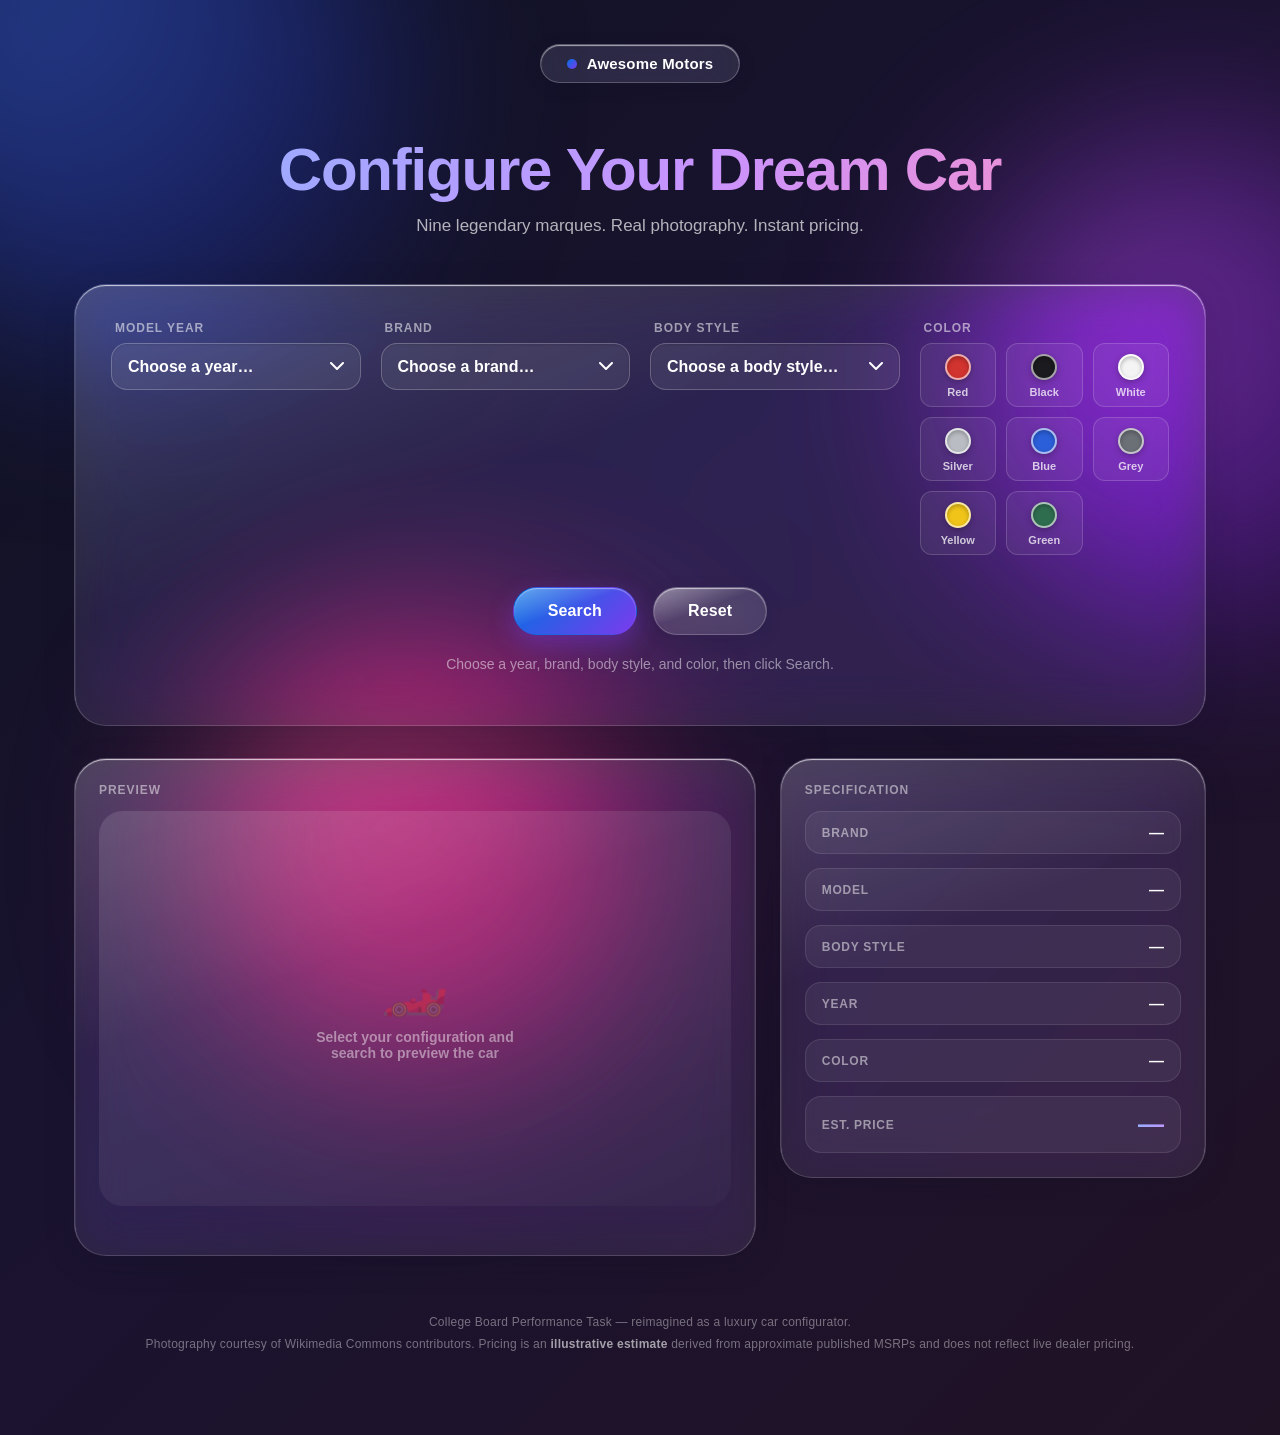
<file: Car Website/index.html>
<!DOCTYPE html>
<!--
  Awesome Motors — luxury & performance car configurator.
  Rebuilt as a data-driven single-file app. Photography sourced from Wikimedia
  Commons (via the Wikipedia API) for stable, real, hotlink-safe imagery.
  Pricing is illustrative (see footer disclaimer), not a live pricing feed.
-->
<html lang="en">
<head>
<meta charset="UTF-8">
<meta name="viewport" content="width=device-width, initial-scale=1">
<meta name="robots" content="noindex">
<title>Awesome Motors</title>
<style>
  :root {
    --glass-bg: rgba(255, 255, 255, 0.46);
    --glass-bg-strong: rgba(255, 255, 255, 0.64);
    --glass-border: rgba(255, 255, 255, 0.75);
    --glass-shadow: 0 8px 32px rgba(20, 20, 40, 0.16), inset 0 1px 1px rgba(255, 255, 255, 0.75);
    --glass-shadow-soft: 0 4px 18px rgba(20, 20, 40, 0.12), inset 0 1px 1px rgba(255, 255, 255, 0.6);
    --text-primary: #14141a;
    --text-secondary: #6b6b76;
    --accent: #0071e3;
    --accent2: #7c3aed;
    --danger: #d92d20;
    --radius-xl: 32px;
    --radius-lg: 24px;
    --radius-md: 16px;
    --radius-sm: 12px;
  }

  * { box-sizing: border-box; }
  html, body { margin: 0; padding: 0; min-height: 100%; }

  body {
    font-family: -apple-system, BlinkMacSystemFont, "SF Pro Display", "SF Pro Text",
                 "Helvetica Neue", Arial, sans-serif;
    color: var(--text-primary);
    background: linear-gradient(135deg, #0e1220 0%, #1a1330 45%, #201225 100%);
    min-height: 100vh;
    overflow-x: hidden;
    position: relative;
  }

  .blob {
    position: fixed;
    border-radius: 50%;
    filter: blur(90px);
    opacity: 0.5;
    z-index: 0;
    pointer-events: none;
    animation: float 20s ease-in-out infinite;
  }
  .blob.b1 { width: 560px; height: 560px; top: -200px; left: -160px;
    background: radial-gradient(circle at 30% 30%, #3f6dff, #1d2a8f 70%); }
  .blob.b2 { width: 500px; height: 500px; top: 15%; right: -180px;
    background: radial-gradient(circle at 30% 30%, #c04dff, #5c15a8 70%); animation-delay: -7s; }
  .blob.b3 { width: 460px; height: 460px; bottom: -180px; left: 15%;
    background: radial-gradient(circle at 30% 30%, #ff4d8d, #a8155f 70%); animation-delay: -13s; }

  @keyframes float {
    0%, 100% { transform: translate(0, 0) scale(1); }
    33% { transform: translate(40px, -30px) scale(1.08); }
    66% { transform: translate(-25px, 25px) scale(0.94); }
  }
  @keyframes fadeInUp {
    from { opacity: 0; transform: translateY(18px); }
    to { opacity: 1; transform: translateY(0); }
  }

  .page {
    position: relative;
    z-index: 1;
    max-width: 1180px;
    margin: 0 auto;
    padding: 44px 24px 80px;
    color: #fff;
  }

  .navbar {
    display: flex;
    align-items: center;
    justify-content: center;
    gap: 10px;
    width: fit-content;
    margin: 0 auto 52px;
    padding: 10px 26px;
    border-radius: 999px;
    background: rgba(255, 255, 255, 0.10);
    backdrop-filter: blur(28px) saturate(180%);
    -webkit-backdrop-filter: blur(28px) saturate(180%);
    border: 1px solid rgba(255, 255, 255, 0.22);
    box-shadow: var(--glass-shadow-soft);
    animation: fadeInUp 0.6s ease both;
  }
  .navbar .dot { width: 10px; height: 10px; border-radius: 50%;
    background: linear-gradient(135deg, var(--accent), var(--accent2)); }
  .navbar span { font-weight: 600; font-size: 15px; letter-spacing: 0.2px; color: #fff; }

  .hero { text-align: center; margin-bottom: 48px; animation: fadeInUp 0.6s ease 0.05s both; }
  .hero h1 {
    margin: 0;
    font-size: clamp(38px, 6.5vw, 60px);
    font-weight: 800;
    letter-spacing: -0.02em;
    background: linear-gradient(120deg, #8ab4ff, #c893ff 55%, #ff8fc0);
    -webkit-background-clip: text;
    background-clip: text;
    color: transparent;
  }
  .hero p { margin: 12px 0 0; font-size: 17px; color: rgba(255,255,255,0.68); font-weight: 500; }

  .glass {
    position: relative;
    background: rgba(255, 255, 255, 0.08);
    backdrop-filter: blur(26px) saturate(180%);
    -webkit-backdrop-filter: blur(26px) saturate(180%);
    border: 1px solid rgba(255, 255, 255, 0.16);
    box-shadow: var(--glass-shadow);
    border-radius: var(--radius-xl);
  }
  .glass::before {
    content: "";
    position: absolute;
    inset: 0;
    border-radius: inherit;
    background: linear-gradient(160deg, rgba(255,255,255,0.14), rgba(255,255,255,0) 40%);
    pointer-events: none;
  }

  .form-card { padding: 36px; margin-bottom: 32px; animation: fadeInUp 0.6s ease 0.1s both; }

  .field-grid {
    display: grid;
    grid-template-columns: repeat(auto-fit, minmax(200px, 1fr));
    gap: 20px;
  }
  .field { display: flex; flex-direction: column; gap: 8px; }
  .field label {
    font-size: 12px; font-weight: 700; text-transform: uppercase;
    letter-spacing: 0.08em; color: rgba(255,255,255,0.55); padding-left: 4px;
  }

  select {
    appearance: none; -webkit-appearance: none;
    font-family: inherit; font-size: 16px; font-weight: 600;
    color: #fff;
    padding: 14px 42px 14px 16px;
    border-radius: var(--radius-md);
    border: 1px solid rgba(255, 255, 255, 0.22);
    background-color: rgba(255, 255, 255, 0.08);
    background-image: url("data:image/svg+xml;utf8,<svg xmlns='http://www.w3.org/2000/svg' width='14' height='9' viewBox='0 0 14 9' fill='none'><path d='M1 1L7 7L13 1' stroke='white' stroke-width='2' stroke-linecap='round' stroke-linejoin='round'/></svg>");
    background-repeat: no-repeat;
    background-position: right 16px center;
    box-shadow: inset 0 1px 2px rgba(0,0,0,0.15);
    cursor: pointer;
    transition: box-shadow 0.2s ease, transform 0.15s ease, background-color 0.2s ease;
  }
  select:hover { background-color: rgba(255, 255, 255, 0.14); }
  select:focus {
    outline: none;
    box-shadow: 0 0 0 4px rgba(124, 58, 237, 0.35), inset 0 1px 2px rgba(0,0,0,0.15);
  }
  select option { color: #14141a; }

  /* Color swatches */
  .swatch-grid {
    display: grid;
    grid-template-columns: repeat(auto-fit, minmax(64px, 1fr));
    gap: 10px;
  }
  .swatch {
    position: relative;
    display: flex;
    flex-direction: column;
    align-items: center;
    gap: 6px;
    padding: 10px 6px 8px;
    border-radius: var(--radius-sm);
    border: 1px solid rgba(255,255,255,0.16);
    background: rgba(255,255,255,0.06);
    cursor: pointer;
    transition: border-color 0.15s ease, background-color 0.15s ease, transform 0.15s ease;
  }
  .swatch:hover { background: rgba(255,255,255,0.12); transform: translateY(-1px); }
  .swatch.selected {
    border-color: rgba(255,255,255,0.7);
    background: rgba(255,255,255,0.16);
    box-shadow: 0 0 0 3px rgba(124, 58, 237, 0.35);
  }
  .swatch .chip {
    width: 26px; height: 26px; border-radius: 50%;
    border: 2px solid rgba(255,255,255,0.6);
    box-shadow: inset 0 2px 4px rgba(0,0,0,0.25), 0 2px 6px rgba(0,0,0,0.25);
  }
  .swatch span { font-size: 11px; font-weight: 600; color: rgba(255,255,255,0.75); }

  .actions { display: flex; justify-content: center; gap: 16px; flex-wrap: wrap; margin-top: 32px; }

  .btn {
    position: relative; overflow: hidden;
    font-family: inherit; font-size: 16px; font-weight: 700; letter-spacing: 0.01em;
    padding: 14px 34px; border-radius: 999px; border: 1px solid transparent; cursor: pointer;
    transition: transform 0.18s ease, box-shadow 0.18s ease, filter 0.18s ease;
  }
  .btn::after {
    content: ""; position: absolute; inset: 0;
    background: linear-gradient(160deg, rgba(255,255,255,0.4), rgba(255,255,255,0) 45%);
    pointer-events: none;
  }
  .btn:active { transform: translateY(1px) scale(0.99); }
  .btn-primary {
    color: #fff;
    background: linear-gradient(135deg, var(--accent), var(--accent2));
    box-shadow: 0 10px 24px rgba(124, 58, 237, 0.4), inset 0 1px 1px rgba(255,255,255,0.4);
  }
  .btn-primary:hover { transform: translateY(-2px); box-shadow: 0 14px 30px rgba(124, 58, 237, 0.48), inset 0 1px 1px rgba(255,255,255,0.4); }
  .btn-secondary {
    color: #fff;
    background: rgba(255, 255, 255, 0.1);
    backdrop-filter: blur(20px) saturate(180%);
    -webkit-backdrop-filter: blur(20px) saturate(180%);
    border: 1px solid rgba(255, 255, 255, 0.2);
    box-shadow: var(--glass-shadow-soft);
  }
  .btn-secondary:hover { transform: translateY(-2px); background: rgba(255, 255, 255, 0.18); }

  .hint { text-align: center; color: rgba(255,255,255,0.5); font-size: 14px; margin-top: 18px; line-height: 1.6; }
  .hint.error { color: #ff8a80; font-weight: 600; }

  /* Results */
  .results { display: grid; grid-template-columns: 1.6fr 1fr; gap: 24px; align-items: start; }
  @media (max-width: 860px) { .results { grid-template-columns: 1fr; } }

  .result-card { padding: 24px; display: flex; flex-direction: column; animation: fadeInUp 0.6s ease 0.15s both; }
  .result-card h3 {
    margin: 0 0 14px; font-size: 12px; font-weight: 700; text-transform: uppercase;
    letter-spacing: 0.08em; color: rgba(255,255,255,0.5);
  }

  .image-frame {
    position: relative;
    width: 100%;
    aspect-ratio: 16 / 10;
    border-radius: var(--radius-lg);
    overflow: hidden;
    background: linear-gradient(160deg, rgba(255,255,255,0.12), rgba(255,255,255,0.02));
    display: flex; align-items: center; justify-content: center;
  }
  .image-placeholder {
    position: absolute; inset: 0;
    display: flex; flex-direction: column; align-items: center; justify-content: center; gap: 10px;
    font-size: 54px; color: rgba(255,255,255,0.35); text-align: center; padding: 12px;
  }
  .image-placeholder span { font-size: 14px; font-weight: 600; max-width: 220px; color: rgba(255,255,255,0.45); }
  #carImage {
    position: relative; width: 100%; height: 100%; object-fit: cover;
    opacity: 0; transition: opacity 0.4s ease;
    border-radius: var(--radius-lg);
  }
  .image-caption {
    margin-top: 12px; text-align: center; font-size: 13px; color: rgba(255,255,255,0.45);
  }

  .spec-list { display: flex; flex-direction: column; gap: 14px; flex: 1; }
  .spec-row {
    display: flex; align-items: center; justify-content: space-between;
    padding: 12px 16px; border-radius: var(--radius-md);
    background: rgba(255,255,255,0.06);
    border: 1px solid rgba(255,255,255,0.1);
  }
  .spec-row .k { font-size: 12px; font-weight: 700; text-transform: uppercase; letter-spacing: 0.06em; color: rgba(255,255,255,0.5); }
  .spec-row .v { font-size: 15px; font-weight: 700; color: #fff; text-align: right; }
  .spec-row.price .v { font-size: 26px; font-weight: 800;
    background: linear-gradient(120deg, #8ab4ff, #c893ff);
    -webkit-background-clip: text; background-clip: text; color: transparent; }
  .spec-row .swatch-dot {
    display: inline-block; width: 12px; height: 12px; border-radius: 50%;
    margin-right: 8px; vertical-align: middle; border: 1px solid rgba(255,255,255,0.4);
  }

  footer { text-align: center; margin-top: 56px; font-size: 12px; font-weight: 500;
    letter-spacing: 0.02em; color: rgba(255,255,255,0.4); line-height: 1.8; }
  footer strong { color: rgba(255,255,255,0.6); }
</style>
</head>
<body>

  <div class="blob b1"></div>
  <div class="blob b2"></div>
  <div class="blob b3"></div>

  <div class="page">

    <div class="navbar">
      <div class="dot"></div>
      <span>Awesome Motors</span>
    </div>

    <div class="hero">
      <h1>Configure Your Dream Car</h1>
      <p>Nine legendary marques. Real photography. Instant pricing.</p>
    </div>

    <section class="glass form-card">
      <div class="field-grid">

        <div class="field">
          <label for="yearSelect">Model Year</label>
          <select id="yearSelect"></select>
        </div>

        <div class="field">
          <label for="brandSelect">Brand</label>
          <select id="brandSelect"></select>
        </div>

        <div class="field">
          <label for="bodySelect">Body Style</label>
          <select id="bodySelect"></select>
        </div>

        <div class="field">
          <label>Color</label>
          <div class="swatch-grid" id="colorSwatches"></div>
        </div>

      </div>

      <div class="actions">
        <button class="btn btn-primary" id="searchBtn" type="button">Search</button>
        <button class="btn btn-secondary" id="resetBtn" type="button">Reset</button>
      </div>

      <p class="hint" id="hintText">Choose a year, brand, body style, and color, then click Search.</p>
    </section>

    <section class="results">

      <div class="glass result-card">
        <h3>Preview</h3>
        <div class="image-frame">
          <div class="image-placeholder" id="imagePlaceholder">
            🏎️
            <span>Select your configuration and search to preview the car</span>
          </div>
          <img id="carImage" alt="">
        </div>
        <p class="image-caption" id="imageCaption"></p>
      </div>

      <div class="glass result-card">
        <h3>Specification</h3>
        <div class="spec-list">
          <div class="spec-row"><span class="k">Brand</span><span class="v" id="specBrand">—</span></div>
          <div class="spec-row"><span class="k">Model</span><span class="v" id="specModel">—</span></div>
          <div class="spec-row"><span class="k">Body Style</span><span class="v" id="specBody">—</span></div>
          <div class="spec-row"><span class="k">Year</span><span class="v" id="specYear">—</span></div>
          <div class="spec-row"><span class="k">Color</span><span class="v" id="specColor">—</span></div>
          <div class="spec-row price"><span class="k">Est. Price</span><span class="v" id="specPrice">—</span></div>
        </div>
      </div>

    </section>

    <footer>
      College Board Performance Task — reimagined as a luxury car configurator.<br>
      Photography courtesy of Wikimedia Commons contributors. Pricing is an
      <strong>illustrative estimate</strong> derived from approximate published MSRPs and does not
      reflect live dealer pricing.
    </footer>

  </div>

<script>
(function () {
  "use strict";

  /* ---------------------------------------------------------------------
   * Data
   * ------------------------------------------------------------------- */

  var YEARS = [];
  for (var y = 2014; y <= 2026; y++) YEARS.push(y);
  var CURRENT_YEAR = 2026;
  var ANNUAL_APPRECIATION = 0.025; // used to back-calculate estimated historical pricing

  var COLORS = [
    { name: "Red",    hex: "#d1332f" },
    { name: "Black",  hex: "#1b1b1f" },
    { name: "White",  hex: "#f4f4f4" },
    { name: "Silver", hex: "#b9bcc2" },
    { name: "Blue",   hex: "#2b5fd9" },
    { name: "Grey",   hex: "#6b6f76" },
    { name: "Yellow", hex: "#f0c419" },
    { name: "Green",  hex: "#2f6d4f" }
  ];

  var BODY_STYLES = ["Sport", "Convertible", "SUV", "Luxury"];

  // basePrice = approximate current (2026) starting MSRP in USD.
  var CARS = {
    "Audi": {
      "Sport":       { model: "R8 Coupe",           basePrice: 158600, image: "https://upload.wikimedia.org/wikipedia/commons/thumb/d/d2/2018_Audi_R8_Coupe_V10_plus_Front.jpg/3840px-2018_Audi_R8_Coupe_V10_plus_Front.jpg" },
      "Convertible": { model: "A5 Cabriolet",        basePrice: 58900,  image: "https://upload.wikimedia.org/wikipedia/commons/thumb/1/1d/Audi_A5_B10_DSC_7314.jpg/3840px-Audi_A5_B10_DSC_7314.jpg" },
      "SUV":         { model: "Q8",                  basePrice: 74800,  image: "https://upload.wikimedia.org/wikipedia/commons/thumb/3/3f/2018_Audi_Q8_S_Line_50_TDi_Quattro_3.0_Front.jpg/3840px-2018_Audi_Q8_S_Line_50_TDi_Quattro_3.0_Front.jpg" },
      "Luxury":      { model: "A8 L",                basePrice: 88500,  image: "https://upload.wikimedia.org/wikipedia/commons/thumb/3/31/2018_Audi_A8_50_TDi_Quattro_Automatic_3.0.jpg/3840px-2018_Audi_A8_50_TDi_Quattro_Automatic_3.0.jpg" }
    },
    "BMW": {
      "Sport":       { model: "M4 Competition",      basePrice: 81300,  image: "https://upload.wikimedia.org/wikipedia/commons/thumb/e/e2/2021_BMW_M4_Competition_Automatic_3.0_Front.jpg/3840px-2021_BMW_M4_Competition_Automatic_3.0_Front.jpg" },
      "Convertible": { model: "4 Series Convertible",basePrice: 61300,  image: "https://upload.wikimedia.org/wikipedia/commons/thumb/9/90/2021_BMW_420i_M_Sport_Automatic_2.0.jpg/3840px-2021_BMW_420i_M_Sport_Automatic_2.0.jpg" },
      "SUV":         { model: "X5",                  basePrice: 68900,  image: "https://upload.wikimedia.org/wikipedia/commons/thumb/f/f1/2019_BMW_X5_M50d_Automatic_3.0.jpg/3840px-2019_BMW_X5_M50d_Automatic_3.0.jpg" },
      "Luxury":      { model: "7 Series",             basePrice: 96900,  image: "https://upload.wikimedia.org/wikipedia/commons/thumb/9/97/BMW_730d_%28G11%2C_Facelift%29_%E2%80%93_f_16012021.jpg/3840px-BMW_730d_%28G11%2C_Facelift%29_%E2%80%93_f_16012021.jpg" }
    },
    "Mercedes-Benz": {
      "Sport":       { model: "AMG GT",               basePrice: 137900, image: "https://upload.wikimedia.org/wikipedia/commons/thumb/a/a9/Festival_automobile_international_2015_-_Mercedes_AMG_GT_-_003.jpg/3840px-Festival_automobile_international_2015_-_Mercedes_AMG_GT_-_003.jpg" },
      "Convertible": { model: "C-Class Cabriolet",    basePrice: 58500,  image: "https://upload.wikimedia.org/wikipedia/commons/thumb/b/be/Mercedes-Benz_W206_IMG_6380.jpg/3840px-Mercedes-Benz_W206_IMG_6380.jpg" },
      "SUV":         { model: "GLE 350",               basePrice: 65300,  image: "https://upload.wikimedia.org/wikipedia/commons/thumb/8/8b/Mercedes-Benz_GLE_350_d_4MATIC_AMG_Line_%28V_167%29_%E2%80%93_f_18042021.jpg/3840px-Mercedes-Benz_GLE_350_d_4MATIC_AMG_Line_%28V_167%29_%E2%80%93_f_18042021.jpg" },
      "Luxury":      { model: "S-Class",               basePrice: 117900, image: "https://upload.wikimedia.org/wikipedia/commons/thumb/5/55/Mercedes-Benz_W223_IMG_6663.jpg/3840px-Mercedes-Benz_W223_IMG_6663.jpg" }
    },
    "Aston Martin": {
      "Sport":       { model: "Vantage",               basePrice: 191000, image: "https://upload.wikimedia.org/wikipedia/commons/thumb/b/b7/2019_Aston_Martin_Vantage_V8_Automatic_4.0_%281%29.jpg/3840px-2019_Aston_Martin_Vantage_V8_Automatic_4.0_%281%29.jpg" },
      "Convertible": { model: "DB11 Volante",          basePrice: 225000, image: "https://upload.wikimedia.org/wikipedia/commons/thumb/9/92/2018_Aston_Martin_DB11_V8_Automatic_4.0_Front.jpg/3840px-2018_Aston_Martin_DB11_V8_Automatic_4.0_Front.jpg" },
      "SUV":         { model: "DBX707",                 basePrice: 236000, image: "https://upload.wikimedia.org/wikipedia/commons/thumb/e/e0/2021_Aston_Martin_DBX_in_Midnight_Blue%2C_front_left.jpg/3840px-2021_Aston_Martin_DBX_in_Midnight_Blue%2C_front_left.jpg" },
      "Luxury":      { model: "Rapide S",                basePrice: 219000, image: "https://upload.wikimedia.org/wikipedia/commons/8/8c/2014_AM_Rapide_S_front.jpg" }
    },
    "Ferrari": {
      "Sport":       { model: "SF90 Stradale",         basePrice: 524000, image: "https://upload.wikimedia.org/wikipedia/commons/1/13/Red_2019_Ferrari_SF90_Stradale_%2848264238897%29_%28cropped%29.jpg" },
      "Convertible": { model: "Portofino M",            basePrice: 245000, image: "https://upload.wikimedia.org/wikipedia/commons/thumb/2/22/Ferrari_Portofino_M_IMG_4351.jpg/3840px-Ferrari_Portofino_M_IMG_4351.jpg" },
      "SUV":         { model: "Purosangue",             basePrice: 462000, image: "https://upload.wikimedia.org/wikipedia/commons/thumb/c/cb/Ferrari_Purosangue_DSC_7008.jpg/3840px-Ferrari_Purosangue_DSC_7008.jpg" },
      "Luxury":      { model: "Roma",                    basePrice: 247000, image: "https://upload.wikimedia.org/wikipedia/commons/thumb/9/9d/2021_Ferrari_Roma_in_Rosso_Fiorano%2C_front_right.jpg/3840px-2021_Ferrari_Roma_in_Rosso_Fiorano%2C_front_right.jpg" }
    },
    "Lamborghini": {
      "Sport":       { model: "Huracán",                basePrice: 261000, image: "https://upload.wikimedia.org/wikipedia/commons/thumb/c/ca/2017_Lamborghini_Huracan_LP610.jpg/3840px-2017_Lamborghini_Huracan_LP610.jpg" },
      "Convertible": { model: "Aventador Roadster",     basePrice: 520000, image: "https://upload.wikimedia.org/wikipedia/commons/e/ed/Lamborghini_Aventador_S_%2844554%29.jpg" },
      "SUV":         { model: "Urus",                    basePrice: 233000, image: "https://upload.wikimedia.org/wikipedia/commons/thumb/f/f1/Lamborghini_Urus_SE_DSC_8524.jpg/3840px-Lamborghini_Urus_SE_DSC_8524.jpg" },
      "Luxury":      { model: "Revuelto",                 basePrice: 608000, image: "https://upload.wikimedia.org/wikipedia/commons/thumb/1/13/Lamborghini_Revuelto_DSC_6985_%28cropped%29.jpg/3840px-Lamborghini_Revuelto_DSC_6985_%28cropped%29.jpg" }
    },
    "Maserati": {
      "Sport":       { model: "MC20",                    basePrice: 232000, image: "https://upload.wikimedia.org/wikipedia/commons/thumb/b/bb/Maserati_MC20_IAA_2021_1X7A0087.jpg/3840px-Maserati_MC20_IAA_2021_1X7A0087.jpg" },
      "Convertible": { model: "GranCabrio",              basePrice: 176000, image: "https://upload.wikimedia.org/wikipedia/commons/thumb/0/00/Maserati_GranTurismo_Trofeo_1X7A0828.jpg/3840px-Maserati_GranTurismo_Trofeo_1X7A0828.jpg" },
      "SUV":         { model: "Levante",                  basePrice: 83000,  image: "https://upload.wikimedia.org/wikipedia/commons/5/5f/Maserati_Levante_S_%2801%29.jpg" },
      "Luxury":      { model: "Quattroporte",             basePrice: 110000, image: "https://upload.wikimedia.org/wikipedia/commons/thumb/d/d1/2015_Maserati_Quattroporte_DV6_Automatic_3.0_Front.jpg/3840px-2015_Maserati_Quattroporte_DV6_Automatic_3.0_Front.jpg" }
    },
    "Rolls-Royce": {
      "Sport":       { model: "Wraith",                   basePrice: 343000, image: "https://upload.wikimedia.org/wikipedia/commons/thumb/3/35/2019_Rolls-Royce_Wraith_V12_Automatic_6.6.jpg/3840px-2019_Rolls-Royce_Wraith_V12_Automatic_6.6.jpg" },
      "Convertible": { model: "Dawn",                      basePrice: 382000, image: "https://upload.wikimedia.org/wikipedia/commons/thumb/3/32/2019_Rolls-Royce_Dawn_V12_Automatic_6.6.jpg/3840px-2019_Rolls-Royce_Dawn_V12_Automatic_6.6.jpg" },
      "SUV":         { model: "Cullinan",                  basePrice: 362000, image: "https://upload.wikimedia.org/wikipedia/commons/thumb/0/0d/2019_Rolls-Royce_Cullinan_V12_Automatic_6.75_Front.jpg/3840px-2019_Rolls-Royce_Cullinan_V12_Automatic_6.75_Front.jpg" },
      "Luxury":      { model: "Phantom",                   basePrice: 460000, image: "https://upload.wikimedia.org/wikipedia/commons/thumb/1/1c/2019_Rolls-Royce_Phantom_V12_Automatic_6.75.jpg/3840px-2019_Rolls-Royce_Phantom_V12_Automatic_6.75.jpg" }
    },
    "Bentley": {
      "Sport":       { model: "Continental GT",           basePrice: 232000, image: "https://upload.wikimedia.org/wikipedia/commons/e/e1/Bentley_Continental_GT_First_Edition_%2849919050697%29_%28cropped%29_%28cropped%29.jpg" },
      "Convertible": { model: "Continental GTC",          basePrice: 255000, image: "https://upload.wikimedia.org/wikipedia/commons/thumb/a/a7/Bentley_Continental_GTC%2C_IAA_2011%2C_Frankfurt_am_Main_%28DSC03232%29.jpg/3840px-Bentley_Continental_GTC%2C_IAA_2011%2C_Frankfurt_am_Main_%28DSC03232%29.jpg" },
      "SUV":         { model: "Bentayga",                  basePrice: 204000, image: "https://upload.wikimedia.org/wikipedia/commons/thumb/d/d0/Bentley_Bentayga_V8_%28FL%29_IMG_0005.jpg/3840px-Bentley_Bentayga_V8_%28FL%29_IMG_0005.jpg" },
      "Luxury":      { model: "Flying Spur",               basePrice: 226000, image: "https://upload.wikimedia.org/wikipedia/commons/thumb/8/82/Bentley_Flying_Spur_W12_Speed_%282019%29_1X7A1636.jpg/3840px-Bentley_Flying_Spur_W12_Speed_%282019%29_1X7A1636.jpg" }
    }
  };

  /* ---------------------------------------------------------------------
   * DOM references
   * ------------------------------------------------------------------- */

  var yearSelect = document.getElementById("yearSelect");
  var brandSelect = document.getElementById("brandSelect");
  var bodySelect = document.getElementById("bodySelect");
  var colorSwatches = document.getElementById("colorSwatches");
  var hintText = document.getElementById("hintText");

  var carImage = document.getElementById("carImage");
  var imagePlaceholder = document.getElementById("imagePlaceholder");
  var imageCaption = document.getElementById("imageCaption");

  var specBrand = document.getElementById("specBrand");
  var specModel = document.getElementById("specModel");
  var specBody = document.getElementById("specBody");
  var specYear = document.getElementById("specYear");
  var specColor = document.getElementById("specColor");
  var specPrice = document.getElementById("specPrice");

  var selectedColor = null;

  /* ---------------------------------------------------------------------
   * Populate selects
   * ------------------------------------------------------------------- */

  function fillSelect(select, values, placeholder) {
    var placeholderOpt = document.createElement("option");
    placeholderOpt.value = "";
    placeholderOpt.textContent = placeholder;
    select.appendChild(placeholderOpt);
    values.forEach(function (v) {
      var opt = document.createElement("option");
      opt.value = v;
      opt.textContent = v;
      select.appendChild(opt);
    });
  }

  fillSelect(yearSelect, YEARS.slice().reverse().map(String), "Choose a year…");
  fillSelect(brandSelect, Object.keys(CARS), "Choose a brand…");
  fillSelect(bodySelect, BODY_STYLES, "Choose a body style…");

  COLORS.forEach(function (c) {
    var el = document.createElement("div");
    el.className = "swatch";
    el.setAttribute("data-color", c.name);
    el.setAttribute("role", "button");
    el.setAttribute("tabindex", "0");
    el.innerHTML = '<span class="chip" style="background:' + c.hex + '"></span><span>' + c.name + "</span>";
    el.addEventListener("click", function () { selectColor(c.name); });
    el.addEventListener("keydown", function (e) {
      if (e.key === "Enter" || e.key === " ") { e.preventDefault(); selectColor(c.name); }
    });
    colorSwatches.appendChild(el);
  });

  function selectColor(name) {
    selectedColor = name;
    Array.prototype.forEach.call(colorSwatches.children, function (el) {
      el.classList.toggle("selected", el.getAttribute("data-color") === name);
    });
  }

  function colorHex(name) {
    var c = COLORS.filter(function (c) { return c.name === name; })[0];
    return c ? c.hex : "#999";
  }

  /* ---------------------------------------------------------------------
   * Pricing
   * ------------------------------------------------------------------- */

  function estimatePrice(basePrice, year) {
    var yearsBack = CURRENT_YEAR - year;
    var price = basePrice / Math.pow(1 + ANNUAL_APPRECIATION, yearsBack);
    return Math.round(price / 100) * 100;
  }

  function formatCurrency(n) {
    return "$" + n.toLocaleString("en-US");
  }

  /* ---------------------------------------------------------------------
   * Search / reset
   * ------------------------------------------------------------------- */

  function showHint(message, isError) {
    hintText.textContent = message;
    hintText.classList.toggle("error", !!isError);
  }

  function runSearch() {
    var year = yearSelect.value;
    var brand = brandSelect.value;
    var body = bodySelect.value;
    var color = selectedColor;

    if (!year) { showHint("Please choose a model year.", true); yearSelect.focus(); return; }
    if (!brand) { showHint("Please choose a brand.", true); brandSelect.focus(); return; }
    if (!body) { showHint("Please choose a body style.", true); bodySelect.focus(); return; }
    if (!color) { showHint("Please choose a color.", true); return; }

    var entry = CARS[brand] && CARS[brand][body];
    if (!entry) {
      showHint("That combination isn't available at Awesome Motors.", true);
      return;
    }

    var price = estimatePrice(entry.basePrice, parseInt(year, 10));

    specBrand.textContent = brand;
    specModel.textContent = entry.model;
    specBody.textContent = body;
    specYear.textContent = year;
    specColor.innerHTML = '<span class="swatch-dot" style="background:' + colorHex(color) + '"></span>' + color;
    specPrice.textContent = formatCurrency(price);

    carImage.alt = brand + " " + entry.model;
    carImage.style.opacity = "0";
    carImage.src = entry.image;
    imageCaption.textContent = brand + " " + entry.model + " — shown in a representative color; exact color availability varies.";

    showHint("Showing your " + year + " " + brand + " " + entry.model + " in " + color + ".", false);
  }

  function resetForm() {
    yearSelect.value = "";
    brandSelect.value = "";
    bodySelect.value = "";
    selectedColor = null;
    Array.prototype.forEach.call(colorSwatches.children, function (el) {
      el.classList.remove("selected");
    });

    [specBrand, specModel, specBody, specYear, specColor, specPrice].forEach(function (el) {
      el.textContent = "—";
    });

    carImage.removeAttribute("src");
    carImage.style.opacity = "0";
    imageCaption.textContent = "";
    showHint("Choose a year, brand, body style, and color, then click Search.", false);
  }

  carImage.addEventListener("load", function () { carImage.style.opacity = "1"; });
  carImage.addEventListener("error", function () { carImage.style.opacity = "0"; });

  document.getElementById("searchBtn").addEventListener("click", runSearch);
  document.getElementById("resetBtn").addEventListener("click", resetForm);
  imagePlaceholder.addEventListener("click", resetForm);

  resetForm();
})();
</script>
</body>
</html>
</file>
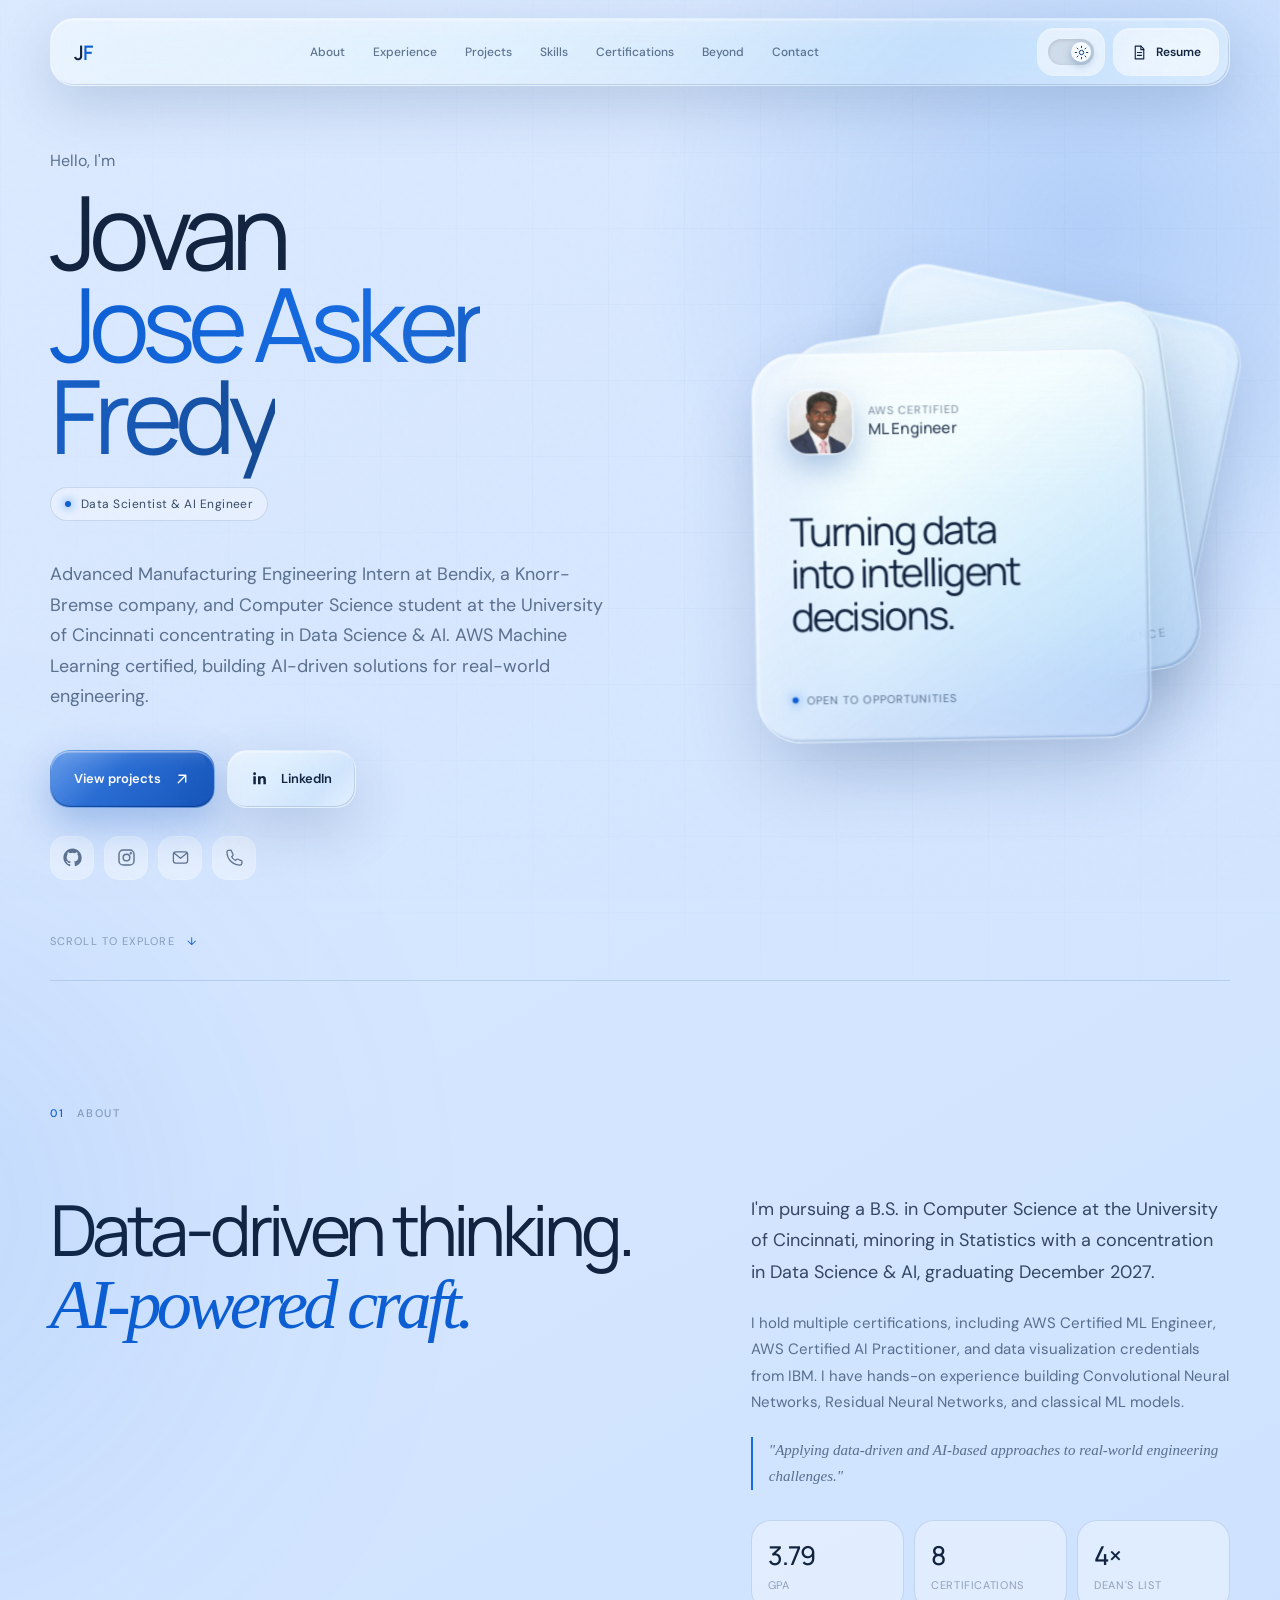
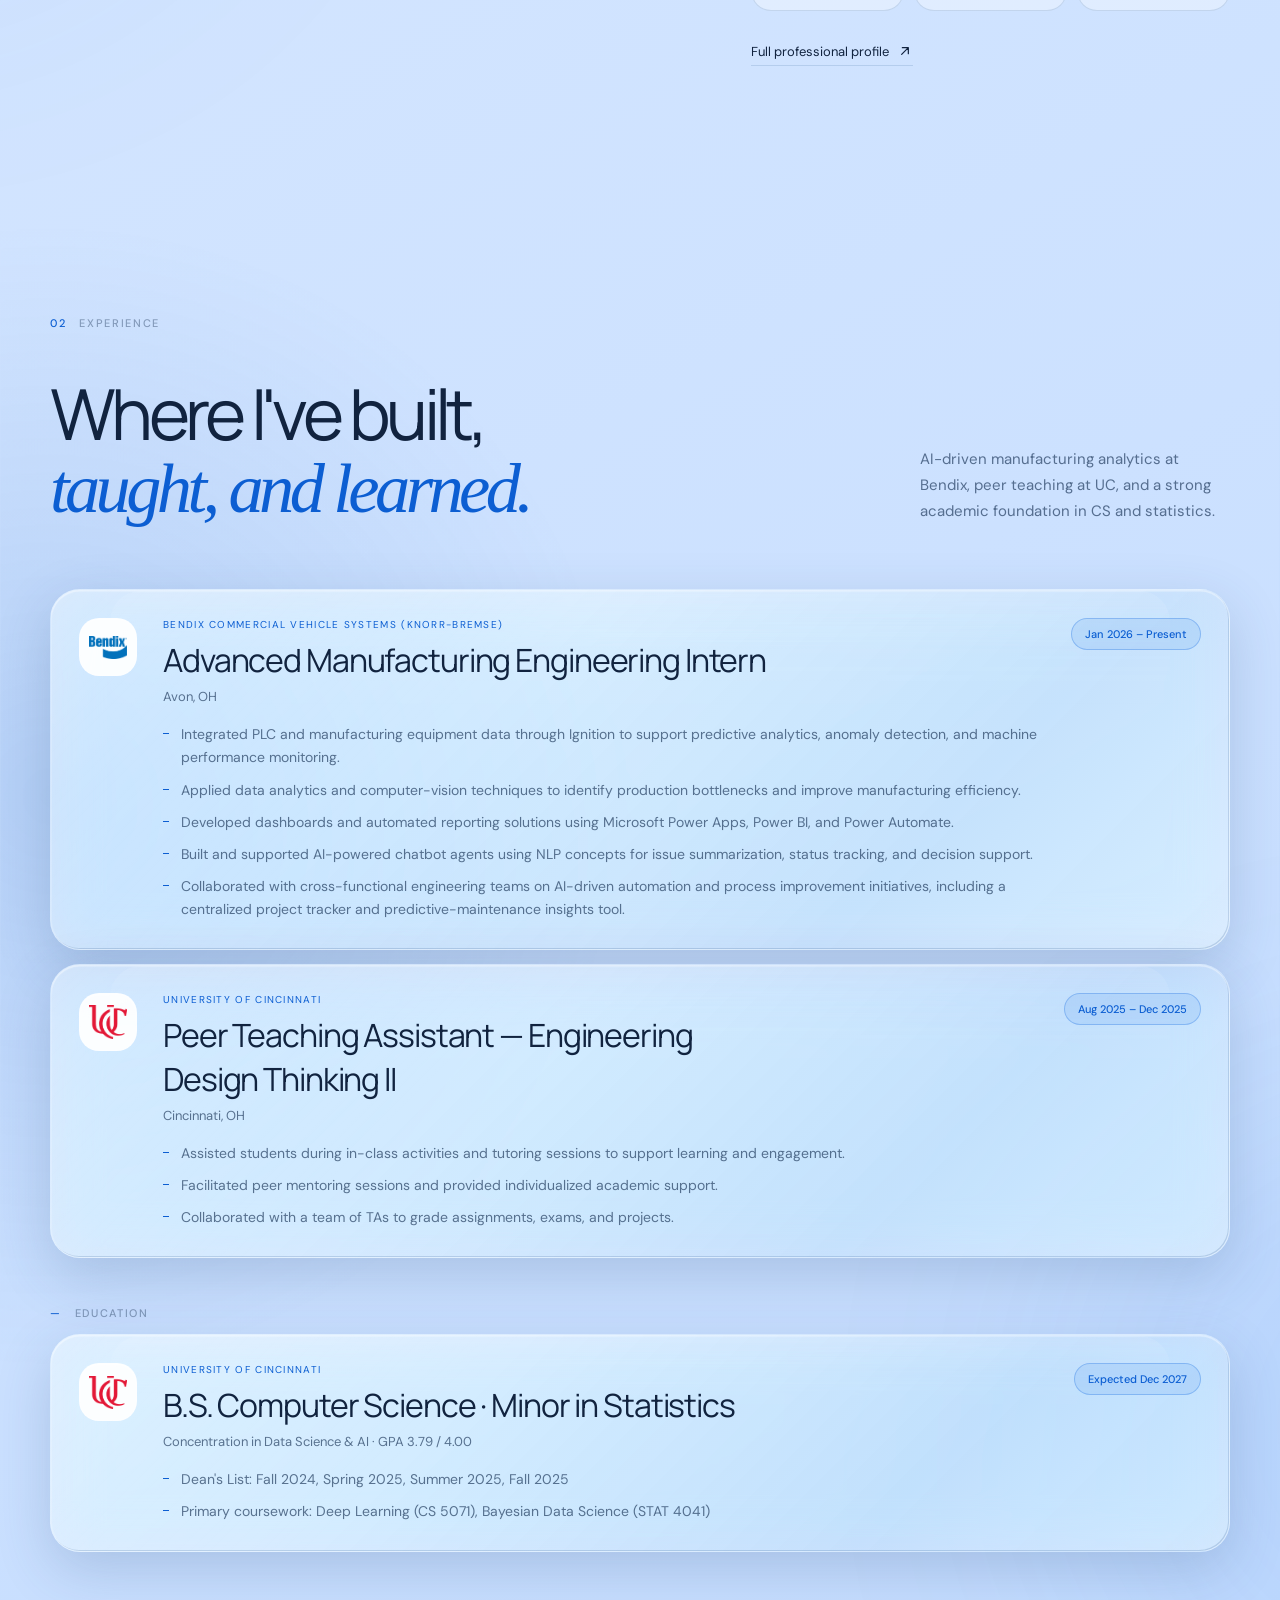
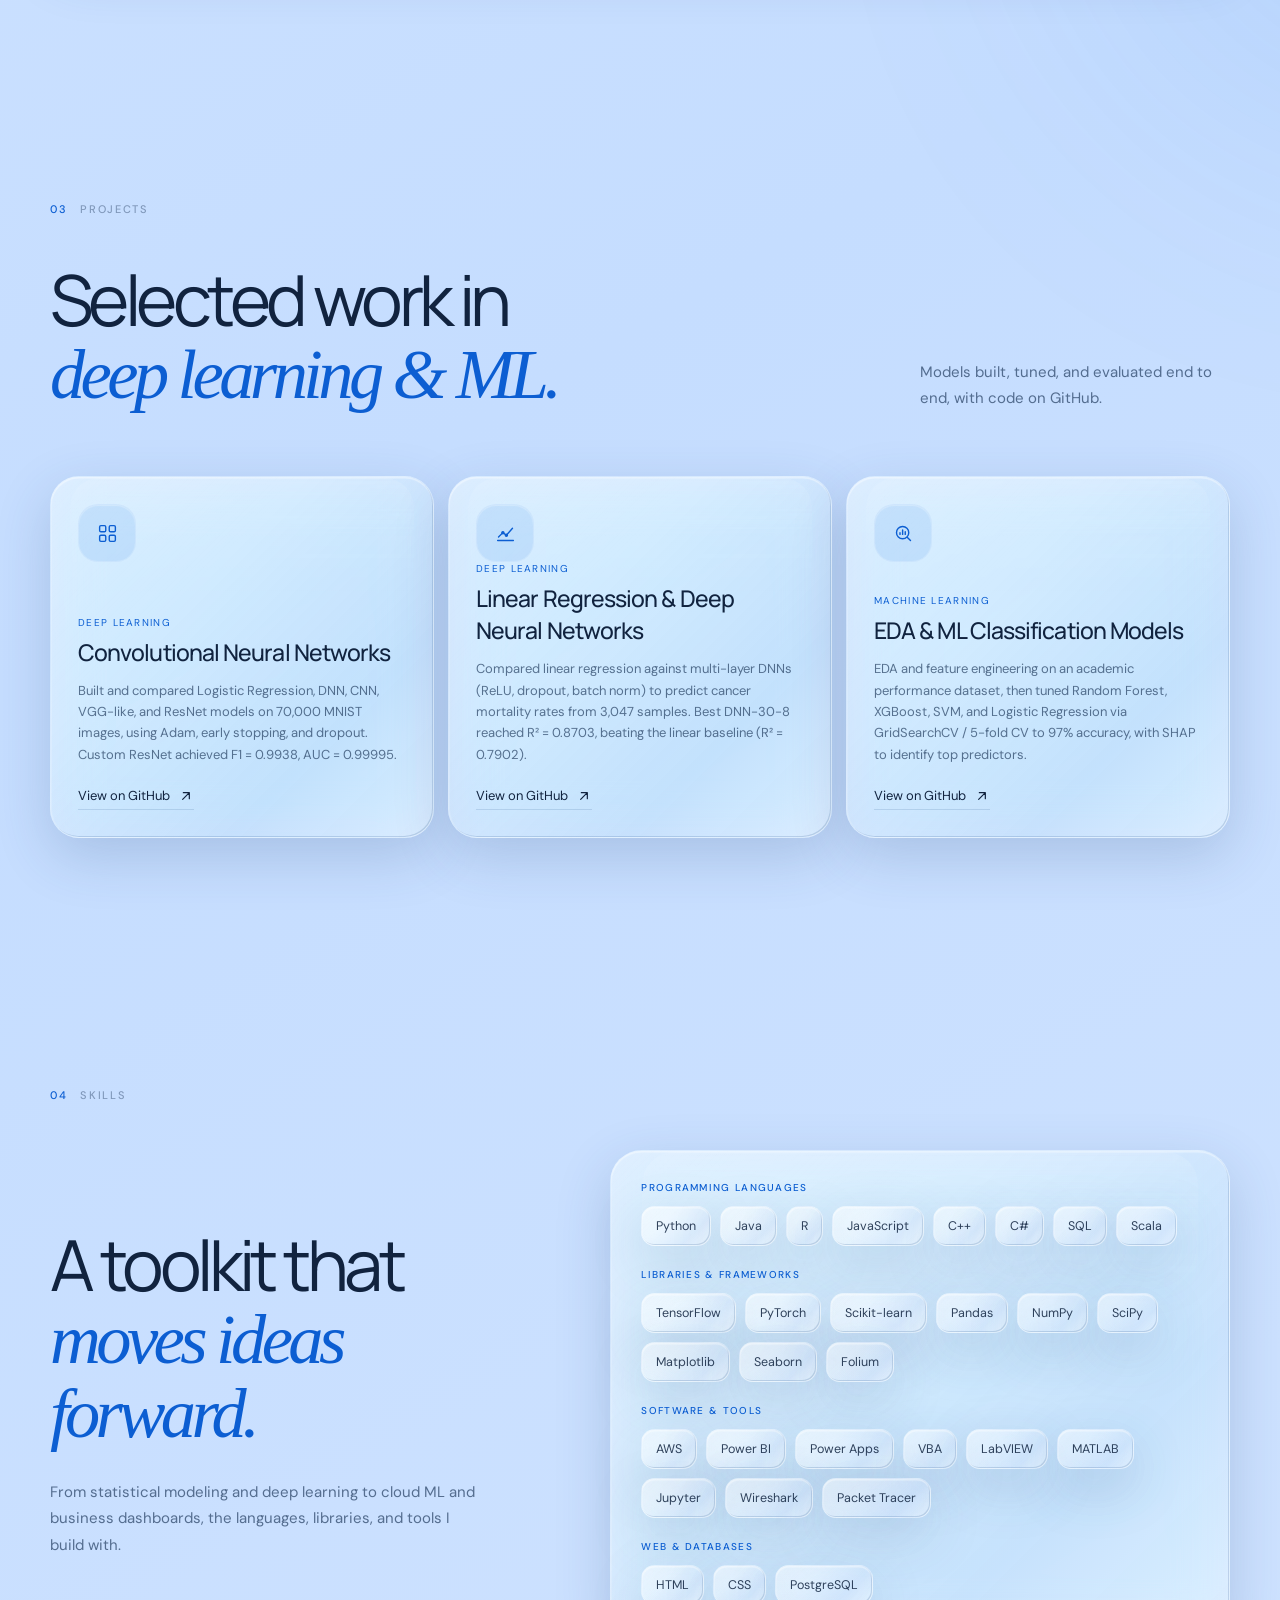
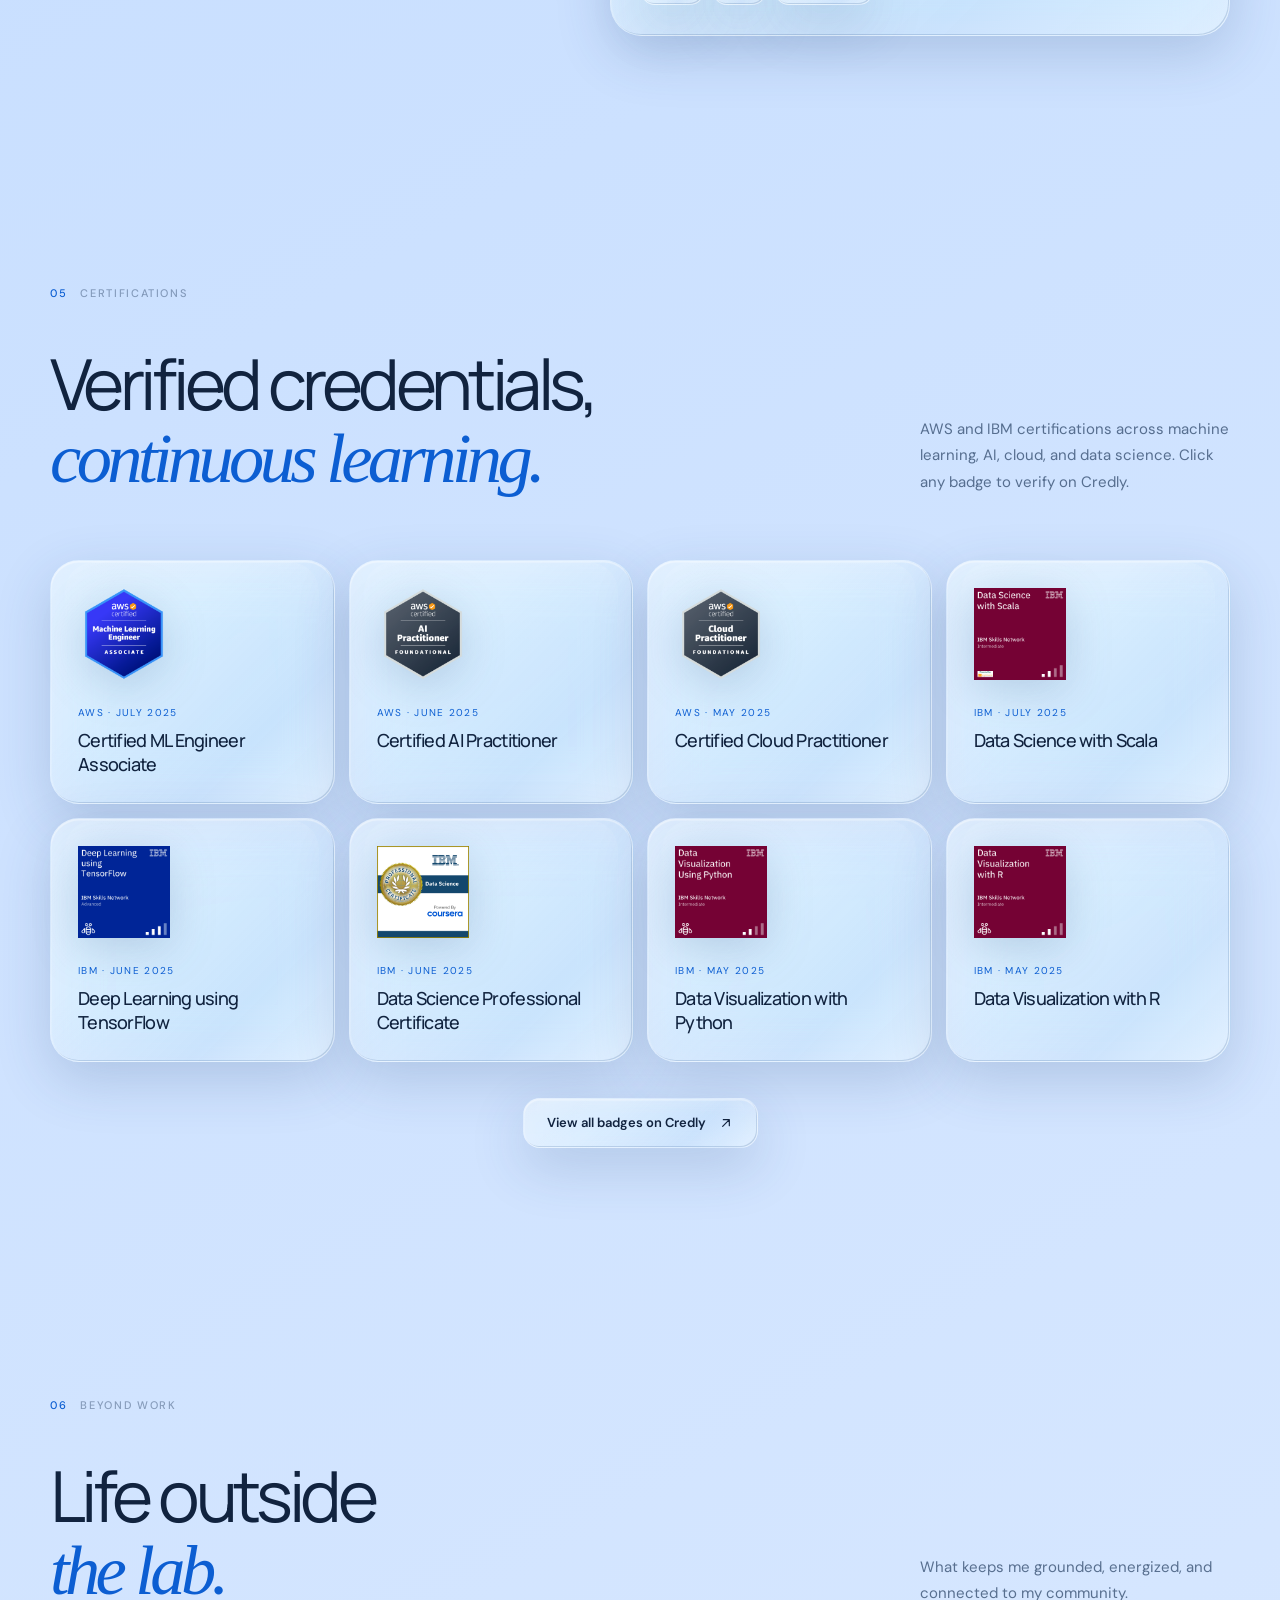
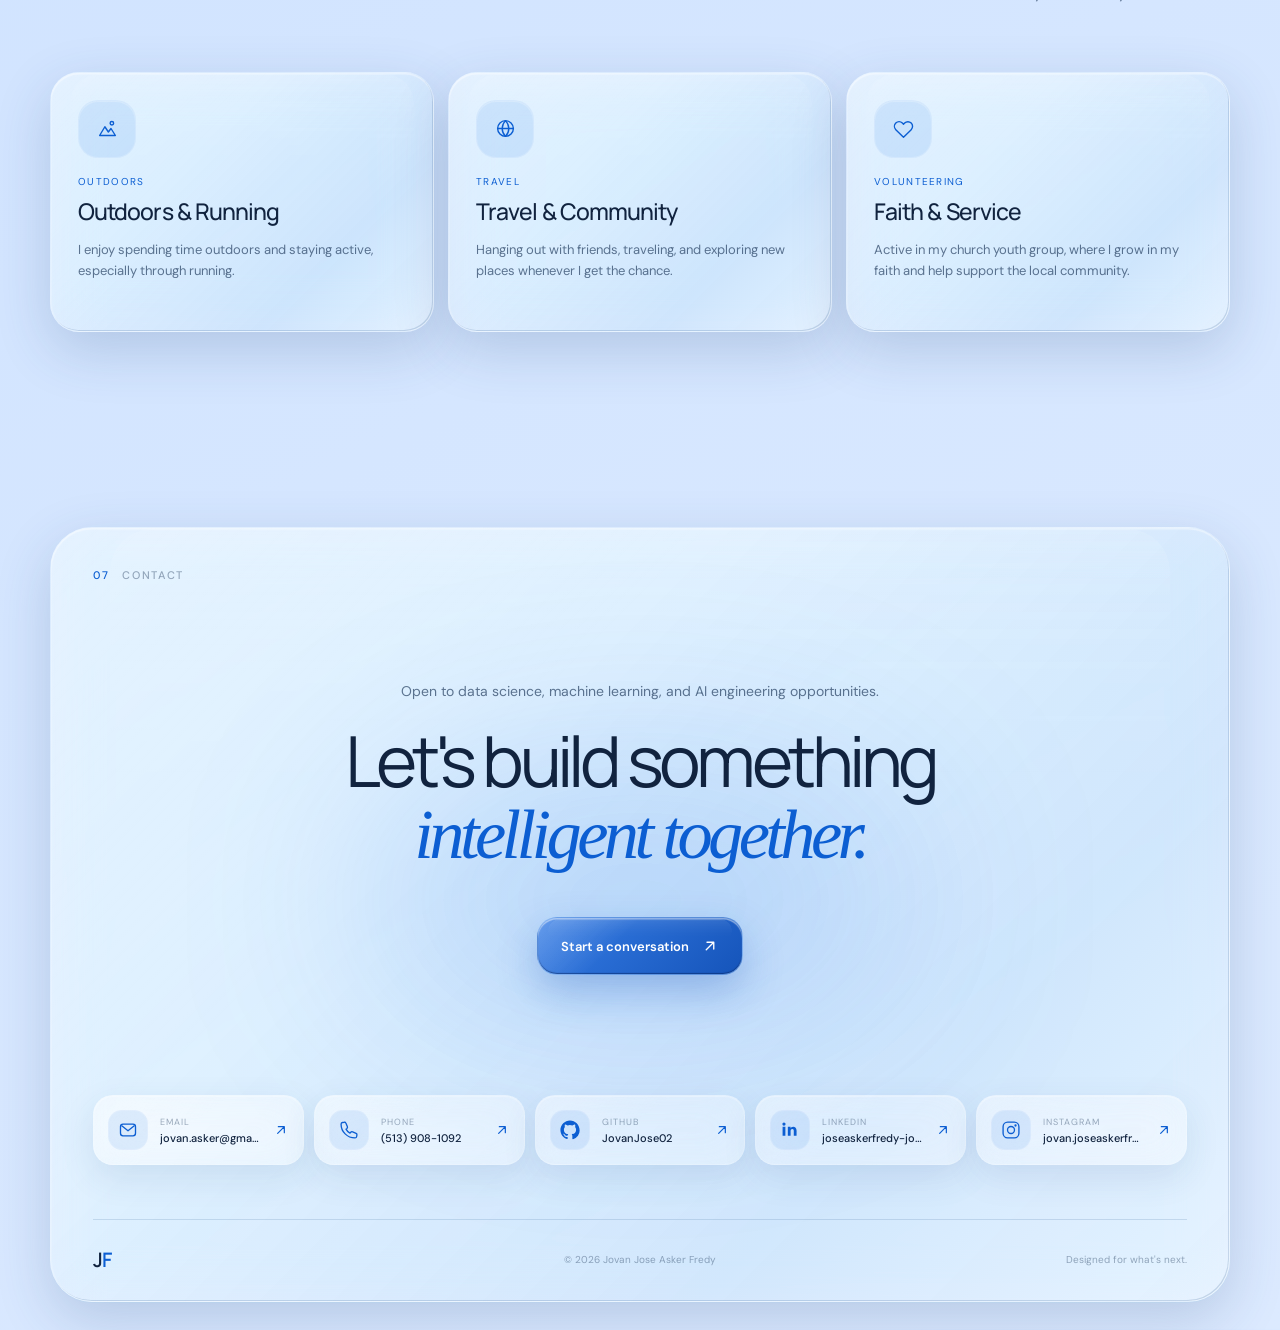
<file: Personal Website/index.html>
<!DOCTYPE html>
<html lang="en" class="no-js">
<head>
<meta charset="UTF-8">
<meta name="viewport" content="width=device-width, initial-scale=1.0">
<meta name="theme-color" content="#07101f">
<title>Jovan Jose Asker Fredy | Data Science &amp; AI Engineer</title>
<meta name="description" content="Portfolio of Jovan Jose Asker Fredy — Computer Science student at the University of Cincinnati, AWS Certified ML Engineer, and Advanced Manufacturing Engineering Intern at Bendix (Knorr-Bremse), specializing in AI, data science, and machine learning.">
<meta name="keywords" content="Jovan Jose Asker Fredy, Jovan Fredy, Jovan Asker, Data Scientist, AI Engineer, Machine Learning Engineer, University of Cincinnati, Bendix, Knorr-Bremse, AWS Certified, Computer Science">
<meta name="author" content="Jovan Jose Asker Fredy">
<meta name="robots" content="index, follow">
<link rel="canonical" href="https://jovan-portfolio-eta.vercel.app/">

<!-- Open Graph -->
<meta property="og:type" content="profile">
<meta property="og:title" content="Jovan Jose Asker Fredy | Data Science & AI Engineer">
<meta property="og:description" content="Computer Science student at the University of Cincinnati, AWS Certified ML Engineer, and Advanced Manufacturing Engineering Intern at Bendix (Knorr-Bremse).">
<meta property="og:url" content="https://jovan-portfolio-eta.vercel.app/">
<meta property="og:image" content="https://jovan-portfolio-eta.vercel.app/assets/images/headshot.jpg">
<meta property="og:site_name" content="Jovan Jose Asker Fredy">

<!-- Twitter -->
<meta name="twitter:card" content="summary_large_image">
<meta name="twitter:title" content="Jovan Jose Asker Fredy | Data Science & AI Engineer">
<meta name="twitter:description" content="Computer Science student, AWS Certified ML Engineer, and AI/Data Science practitioner.">
<meta name="twitter:image" content="https://jovan-portfolio-eta.vercel.app/assets/images/headshot.jpg">

<link rel="icon" type="image/svg+xml" href="assets/images/favicon.svg">
<link rel="preconnect" href="https://fonts.googleapis.com">
<link rel="preconnect" href="https://fonts.gstatic.com" crossorigin>
<link href="https://fonts.googleapis.com/css2?family=DM+Sans:wght@400;500;600&family=Manrope:wght@400;500;600&display=swap" rel="stylesheet">
<link rel="stylesheet" href="assets/css/style.css">

<!-- Apply saved theme before paint to avoid a flash -->
<script>
  (function () {
    var d = document.documentElement;
    d.classList.remove('no-js');
    var t = null;
    try { t = localStorage.getItem('portfolio-theme'); } catch (e) {}
    if (t !== 'dark' && t !== 'light') {
      t = window.matchMedia('(prefers-color-scheme: light)').matches ? 'light' : 'dark';
    }
    d.dataset.theme = t;
  })();
</script>

<script type="application/ld+json">
{
  "@context": "https://schema.org",
  "@type": "Person",
  "name": "Jovan Jose Asker Fredy",
  "alternateName": "Jovan Fredy",
  "url": "https://jovan-portfolio-eta.vercel.app/",
  "image": "https://jovan-portfolio-eta.vercel.app/assets/images/headshot.jpg",
  "jobTitle": "Advanced Manufacturing Engineering Intern",
  "worksFor": {
    "@type": "Organization",
    "name": "Bendix Commercial Vehicle Systems (Knorr-Bremse)"
  },
  "alumniOf": {
    "@type": "CollegeOrUniversity",
    "name": "University of Cincinnati"
  },
  "email": "mailto:jovan.asker@gmail.com",
  "telephone": "+1-513-908-1092",
  "sameAs": [
    "https://www.linkedin.com/in/joseaskerfredy-jovan/",
    "https://github.com/JovanJose02",
    "https://www.instagram.com/jovan.joseaskerfredy02/",
    "https://www.credly.com/users/jovan-jose-asker-fredy/badges"
  ]
}
</script>
</head>
<body>
<a class="skip-link" href="#about">Skip to content</a>

<main>
  <div class="ambient ambient-one" aria-hidden="true"></div>
  <div class="ambient ambient-two" aria-hidden="true"></div>
  <div class="noise" aria-hidden="true"></div>

  <!-- HEADER -->
  <header class="site-header liquid-surface">
    <a href="#top" class="monogram" aria-label="Jovan Jose Asker Fredy, home">J<span>F</span></a>
    <nav class="nav-links" id="navLinks" aria-label="Main navigation">
      <a href="#about">About</a>
      <a href="#experience">Experience</a>
      <a href="#projects">Projects</a>
      <a href="#skills">Skills</a>
      <a href="#certifications">Certifications</a>
      <a href="#beyond">Beyond</a>
      <a href="#contact">Contact</a>
    </nav>
    <div class="header-actions">
      <button class="theme-toggle" id="themeToggle" aria-label="Toggle light and dark mode">
        <span class="theme-track">
          <i class="theme-knob">
            <svg class="icon-moon" width="15" height="15" viewBox="0 0 24 24" fill="none" aria-hidden="true"><path d="M20.2 15.2A8.4 8.4 0 0 1 8.8 3.8 8.5 8.5 0 1 0 20.2 15.2Z" stroke="currentColor" stroke-width="1.7" stroke-linejoin="round"/></svg>
            <svg class="icon-sun" width="15" height="15" viewBox="0 0 24 24" fill="none" aria-hidden="true"><circle cx="12" cy="12" r="3.5" stroke="currentColor" stroke-width="1.6"/><path d="M12 2v2.2M12 19.8V22M22 12h-2.2M4.2 12H2M19.1 4.9l-1.6 1.6M6.5 17.5l-1.6 1.6M19.1 19.1l-1.6-1.6M6.5 6.5 4.9 4.9" stroke="currentColor" stroke-width="1.6" stroke-linecap="round"/></svg>
          </i>
        </span>
      </button>
      <a class="resume-button" href="assets/resume/resume.pdf" target="_blank" rel="noopener" aria-label="Open résumé PDF">
        <svg width="17" height="17" viewBox="0 0 24 24" fill="none" aria-hidden="true"><path d="M6 3h8l4 4v14H6V3Z" stroke="currentColor" stroke-width="1.6" stroke-linejoin="round"/><path d="M14 3v5h4M9 12h6M9 16h6" stroke="currentColor" stroke-width="1.6" stroke-linecap="round"/></svg>
        <span>Resume</span>
      </a>
      <button class="menu-button" id="menuButton" aria-label="Toggle menu" aria-expanded="false" aria-controls="navLinks">
        <span class="menu-icon" aria-hidden="true"><span></span><span></span></span>
      </button>
    </div>
  </header>

  <!-- HERO -->
  <section id="top" class="hero">
    <div class="hero-mesh" aria-hidden="true"></div>
    <div class="hero-content">
      <p class="hero-intro">Hello, I'm</p>
      <h1>Jovan<br><span>Jose Asker Fredy</span></h1>
      <p class="hero-role"><i></i> Data Scientist &amp; AI Engineer</p>
      <p class="hero-copy">Advanced Manufacturing Engineering Intern at Bendix, a Knorr-Bremse company, and Computer Science student at the University of Cincinnati concentrating in Data Science &amp; AI. AWS Machine Learning certified, building AI-driven solutions for real-world engineering.</p>
      <div class="hero-actions">
        <a href="#projects" class="liquid-button primary-action">
          <span>View projects</span>
          <svg width="18" height="18" viewBox="0 0 24 24" fill="none" aria-hidden="true"><path d="M7 17 17 7M8 7h9v9" stroke="currentColor" stroke-width="1.8" stroke-linecap="round" stroke-linejoin="round"/></svg>
        </a>
        <a href="https://www.linkedin.com/in/joseaskerfredy-jovan/" target="_blank" rel="noopener" class="liquid-button secondary-action">
          <svg width="18" height="18" viewBox="0 0 24 24" fill="currentColor" aria-hidden="true"><path d="M6.45 8.2H3.1V18.9h3.35V8.2ZM4.78 3a1.94 1.94 0 1 0 0 3.88 1.94 1.94 0 0 0 0-3.88ZM19.9 12.77c0-3.22-1.72-4.72-4.02-4.72-1.85 0-2.68 1.02-3.15 1.74V8.2H9.38v10.7h3.35v-5.3c0-1.4.27-2.8 2.04-2.8 1.75 0 1.77 1.64 1.77 2.9v5.2h3.35l.01-6.13Z"/></svg>
          <span>LinkedIn</span>
        </a>
      </div>
      <div class="hero-socials" aria-label="Social links">
        <a href="https://github.com/JovanJose02" target="_blank" rel="noopener" aria-label="GitHub">
          <svg width="19" height="19" viewBox="0 0 24 24" fill="currentColor" aria-hidden="true"><path d="M12 .5C5.73.5.5 5.73.5 12c0 5.08 3.29 9.39 7.86 10.91.57.1.78-.25.78-.55v-2.1c-3.2.7-3.87-1.36-3.87-1.36-.53-1.33-1.29-1.69-1.29-1.69-1.05-.72.08-.7.08-.7 1.16.08 1.77 1.19 1.77 1.19 1.03 1.77 2.7 1.26 3.36.96.1-.75.4-1.26.73-1.55-2.55-.29-5.24-1.28-5.24-5.68 0-1.25.45-2.28 1.18-3.08-.12-.29-.51-1.46.11-3.04 0 0 .96-.31 3.15 1.18a10.9 10.9 0 0 1 5.74 0c2.19-1.49 3.15-1.18 3.15-1.18.62 1.58.23 2.75.11 3.04.74.8 1.18 1.83 1.18 3.08 0 4.41-2.69 5.38-5.25 5.67.41.36.78 1.06.78 2.14v3.17c0 .3.21.66.79.55A10.51 10.51 0 0 0 23.5 12C23.5 5.73 18.27.5 12 .5z"/></svg>
        </a>
        <a href="https://www.instagram.com/jovan.joseaskerfredy02/" target="_blank" rel="noopener" aria-label="Instagram">
          <svg width="19" height="19" viewBox="0 0 24 24" fill="none" stroke="currentColor" stroke-width="1.8" stroke-linecap="round" stroke-linejoin="round" aria-hidden="true"><rect x="2.5" y="2.5" width="19" height="19" rx="5.5"/><circle cx="12" cy="12" r="4.2"/><circle cx="17.4" cy="6.6" r="0.6" fill="currentColor"/></svg>
        </a>
        <a href="mailto:jovan.asker@gmail.com" aria-label="Email">
          <svg width="19" height="19" viewBox="0 0 24 24" fill="none" aria-hidden="true"><rect x="3" y="5" width="18" height="14" rx="3" stroke="currentColor" stroke-width="1.6"/><path d="m4.5 7 7.5 6 7.5-6" stroke="currentColor" stroke-width="1.6" stroke-linecap="round" stroke-linejoin="round"/></svg>
        </a>
        <a href="tel:+15139081092" aria-label="Phone">
          <svg width="19" height="19" viewBox="0 0 24 24" fill="none" aria-hidden="true"><path d="M8.2 3.7 10 7.8a2 2 0 0 1-.5 2.3l-1.1.9c1.1 2.1 2.7 3.7 4.8 4.8l.9-1.1a2 2 0 0 1 2.3-.5l4.1 1.8a1.7 1.7 0 0 1 1 1.8l-.3 2a2 2 0 0 1-2 1.7C9.9 21.5 2.5 14.1 2.5 5a2 2 0 0 1 1.7-2l2-.3a1.7 1.7 0 0 1 2 1Z" stroke="currentColor" stroke-width="1.6" stroke-linecap="round" stroke-linejoin="round"/></svg>
        </a>
      </div>
    </div>

    <div class="hero-glass-stack" aria-hidden="true">
      <div class="glass-tile tile-back"><span>Machine Learning</span></div>
      <div class="glass-tile tile-middle"><span>Data Science</span></div>
      <div class="glass-tile tile-front">
        <div class="tile-head">
          <img class="tile-photo" src="assets/images/headshot.jpg" alt="" width="64" height="64">
          <div>
            <small>AWS Certified</small>
            <strong>ML Engineer</strong>
          </div>
        </div>
        <p>Turning data<br>into intelligent<br>decisions.</p>
        <div class="tile-status"><i></i> Open to opportunities</div>
      </div>
    </div>

    <a href="#about" class="scroll-label">Scroll to explore <span>↓</span></a>
  </section>

  <!-- ABOUT -->
  <section id="about" class="section-shell about">
    <div class="section-label reveal"><span>01</span>About</div>
    <div class="section-grid">
      <h2 class="reveal">Data-driven thinking.<br><em>AI-powered craft.</em></h2>
      <div class="section-copy reveal">
        <p class="lead">I'm pursuing a B.S. in Computer Science at the University of Cincinnati, minoring in Statistics with a concentration in Data Science &amp; AI, graduating December 2027.</p>
        <p>I hold multiple certifications, including AWS Certified ML Engineer, AWS Certified AI Practitioner, and data visualization credentials from IBM. I have hands-on experience building Convolutional Neural Networks, Residual Neural Networks, and classical ML models.</p>
        <p class="quote">"Applying data-driven and AI-based approaches to real-world engineering challenges."</p>
        <div class="stat-row">
          <div class="stat"><strong>3.79</strong><span>GPA</span></div>
          <div class="stat"><strong>8</strong><span>Certifications</span></div>
          <div class="stat"><strong>4×</strong><span>Dean's List</span></div>
        </div>
        <a class="inline-link" href="https://www.linkedin.com/in/joseaskerfredy-jovan/" target="_blank" rel="noopener">
          Full professional profile
          <svg width="16" height="16" viewBox="0 0 24 24" fill="none" aria-hidden="true"><path d="M7 17 17 7M8 7h9v9" stroke="currentColor" stroke-width="1.8" stroke-linecap="round" stroke-linejoin="round"/></svg>
        </a>
      </div>
    </div>
  </section>

  <!-- EXPERIENCE -->
  <section id="experience" class="section-shell experience">
    <div class="section-label reveal"><span>02</span>Experience</div>
    <div class="section-heading reveal">
      <h2>Where I've built,<br><em>taught, and learned.</em></h2>
      <p>AI-driven manufacturing analytics at Bendix, peer teaching at UC, and a strong academic foundation in CS and statistics.</p>
    </div>

    <div class="timeline">
      <article class="liquid-card experience-panel reveal">
        <span class="org-logo"><img src="assets/images/logos/bendix.png" alt="Bendix logo" loading="lazy"></span>
        <div class="exp-body">
          <p class="panel-kicker">Bendix Commercial Vehicle Systems (Knorr-Bremse)</p>
          <h3>Advanced Manufacturing Engineering Intern</h3>
          <p class="exp-org">Avon, OH</p>
          <ul class="exp-list">
            <li>Integrated PLC and manufacturing equipment data through Ignition to support predictive analytics, anomaly detection, and machine performance monitoring.</li>
            <li>Applied data analytics and computer-vision techniques to identify production bottlenecks and improve manufacturing efficiency.</li>
            <li>Developed dashboards and automated reporting solutions using Microsoft Power Apps, Power BI, and Power Automate.</li>
            <li>Built and supported AI-powered chatbot agents using NLP concepts for issue summarization, status tracking, and decision support.</li>
            <li>Collaborated with cross-functional engineering teams on AI-driven automation and process improvement initiatives, including a centralized project tracker and predictive-maintenance insights tool.</li>
          </ul>
        </div>
        <span class="date-badge">Jan 2026 – Present</span>
      </article>

      <article class="liquid-card experience-panel reveal">
        <span class="org-logo"><img src="assets/images/logos/uc.png" alt="University of Cincinnati logo" loading="lazy"></span>
        <div class="exp-body">
          <p class="panel-kicker">University of Cincinnati</p>
          <h3>Peer Teaching Assistant — Engineering Design Thinking II</h3>
          <p class="exp-org">Cincinnati, OH</p>
          <ul class="exp-list">
            <li>Assisted students during in-class activities and tutoring sessions to support learning and engagement.</li>
            <li>Facilitated peer mentoring sessions and provided individualized academic support.</li>
            <li>Collaborated with a team of TAs to grade assignments, exams, and projects.</li>
          </ul>
        </div>
        <span class="date-badge">Aug 2025 – Dec 2025</span>
      </article>

      <div class="section-label edu-label reveal"><span>—</span>Education</div>

      <article class="liquid-card experience-panel reveal">
        <span class="org-logo"><img src="assets/images/logos/uc.png" alt="University of Cincinnati logo" loading="lazy"></span>
        <div class="exp-body">
          <p class="panel-kicker">University of Cincinnati</p>
          <h3>B.S. Computer Science · Minor in Statistics</h3>
          <p class="exp-org">Concentration in Data Science &amp; AI · GPA 3.79 / 4.00</p>
          <ul class="exp-list">
            <li>Dean's List: Fall 2024, Spring 2025, Summer 2025, Fall 2025</li>
            <li>Primary coursework: Deep Learning (CS 5071), Bayesian Data Science (STAT 4041)</li>
          </ul>
        </div>
        <span class="date-badge">Expected Dec 2027</span>
      </article>
    </div>
  </section>

  <!-- PROJECTS -->
  <section id="projects" class="section-shell records">
    <div class="section-label reveal"><span>03</span>Projects</div>
    <div class="section-heading reveal">
      <h2>Selected work in<br><em>deep learning &amp; ML.</em></h2>
      <p>Models built, tuned, and evaluated end to end, with code on GitHub.</p>
    </div>
    <div class="record-grid">
      <div class="reveal">
        <article class="liquid-card record-card">
          <div class="record-icon">
            <svg width="21" height="21" viewBox="0 0 24 24" fill="none" stroke="currentColor" stroke-width="1.6" stroke-linecap="round" stroke-linejoin="round" aria-hidden="true"><rect x="3" y="3" width="7" height="7" rx="1.5"/><rect x="14" y="3" width="7" height="7" rx="1.5"/><rect x="3" y="14" width="7" height="7" rx="1.5"/><rect x="14" y="14" width="7" height="7" rx="1.5"/></svg>
          </div>
          <p class="record-eyebrow">Deep Learning</p>
          <h3>Convolutional Neural Networks</h3>
          <p>Built and compared Logistic Regression, DNN, CNN, VGG-like, and ResNet models on 70,000 MNIST images, using Adam, early stopping, and dropout. Custom ResNet achieved F1 = 0.9938, AUC = 0.99995.</p>
          <a href="https://github.com/JovanJose02/DeepLearning_Projects" target="_blank" rel="noopener">View on GitHub <svg width="16" height="16" viewBox="0 0 24 24" fill="none" aria-hidden="true"><path d="M7 17 17 7M8 7h9v9" stroke="currentColor" stroke-width="1.8" stroke-linecap="round" stroke-linejoin="round"/></svg></a>
        </article>
      </div>
      <div class="reveal">
        <article class="liquid-card record-card">
          <div class="record-icon">
            <svg width="21" height="21" viewBox="0 0 24 24" fill="none" stroke="currentColor" stroke-width="1.6" stroke-linecap="round" stroke-linejoin="round" aria-hidden="true"><path d="M3 20h18"/><path d="M4 16 9 11l4 3 7-8"/><circle cx="9" cy="11" r="1.2" fill="currentColor"/><circle cx="13" cy="14" r="1.2" fill="currentColor"/></svg>
          </div>
          <p class="record-eyebrow">Deep Learning</p>
          <h3>Linear Regression &amp; Deep Neural Networks</h3>
          <p>Compared linear regression against multi-layer DNNs (ReLU, dropout, batch norm) to predict cancer mortality rates from 3,047 samples. Best DNN-30-8 reached R² = 0.8703, beating the linear baseline (R² = 0.7902).</p>
          <a href="https://github.com/JovanJose02/DeepLearning_Projects" target="_blank" rel="noopener">View on GitHub <svg width="16" height="16" viewBox="0 0 24 24" fill="none" aria-hidden="true"><path d="M7 17 17 7M8 7h9v9" stroke="currentColor" stroke-width="1.8" stroke-linecap="round" stroke-linejoin="round"/></svg></a>
        </article>
      </div>
      <div class="reveal">
        <article class="liquid-card record-card">
          <div class="record-icon">
            <svg width="21" height="21" viewBox="0 0 24 24" fill="none" stroke="currentColor" stroke-width="1.6" stroke-linecap="round" stroke-linejoin="round" aria-hidden="true"><circle cx="11" cy="11" r="7"/><path d="m20 20-3.5-3.5"/><path d="M8 13v-2M11 13V8M14 13v-3"/></svg>
          </div>
          <p class="record-eyebrow">Machine Learning</p>
          <h3>EDA &amp; ML Classification Models</h3>
          <p>EDA and feature engineering on an academic performance dataset, then tuned Random Forest, XGBoost, SVM, and Logistic Regression via GridSearchCV / 5-fold CV to 97% accuracy, with SHAP to identify top predictors.</p>
          <a href="https://github.com/JovanJose02/EDA-ML-Projects" target="_blank" rel="noopener">View on GitHub <svg width="16" height="16" viewBox="0 0 24 24" fill="none" aria-hidden="true"><path d="M7 17 17 7M8 7h9v9" stroke="currentColor" stroke-width="1.8" stroke-linecap="round" stroke-linejoin="round"/></svg></a>
        </article>
      </div>
    </div>
  </section>

  <!-- SKILLS -->
  <section id="skills" class="section-shell skills">
    <div class="section-label reveal"><span>04</span>Skills</div>
    <div class="skills-layout">
      <div class="reveal">
        <h2>A toolkit that<br><em>moves ideas forward.</em></h2>
        <p>From statistical modeling and deep learning to cloud ML and business dashboards, the languages, libraries, and tools I build with.</p>
      </div>
      <div class="skill-cloud skill-groups liquid-card reveal">
        <div class="skill-group">
          <h3>Programming Languages</h3>
          <div class="pills">
            <span class="skill-pill">Python</span><span class="skill-pill">Java</span><span class="skill-pill">R</span><span class="skill-pill">JavaScript</span><span class="skill-pill">C++</span><span class="skill-pill">C#</span><span class="skill-pill">SQL</span><span class="skill-pill">Scala</span>
          </div>
        </div>
        <div class="skill-group">
          <h3>Libraries &amp; Frameworks</h3>
          <div class="pills">
            <span class="skill-pill">TensorFlow</span><span class="skill-pill">PyTorch</span><span class="skill-pill">Scikit-learn</span><span class="skill-pill">Pandas</span><span class="skill-pill">NumPy</span><span class="skill-pill">SciPy</span><span class="skill-pill">Matplotlib</span><span class="skill-pill">Seaborn</span><span class="skill-pill">Folium</span>
          </div>
        </div>
        <div class="skill-group">
          <h3>Software &amp; Tools</h3>
          <div class="pills">
            <span class="skill-pill">AWS</span><span class="skill-pill">Power BI</span><span class="skill-pill">Power Apps</span><span class="skill-pill">VBA</span><span class="skill-pill">LabVIEW</span><span class="skill-pill">MATLAB</span><span class="skill-pill">Jupyter</span><span class="skill-pill">Wireshark</span><span class="skill-pill">Packet Tracer</span>
          </div>
        </div>
        <div class="skill-group">
          <h3>Web &amp; Databases</h3>
          <div class="pills">
            <span class="skill-pill">HTML</span><span class="skill-pill">CSS</span><span class="skill-pill">PostgreSQL</span>
          </div>
        </div>
      </div>
    </div>
  </section>

  <!-- CERTIFICATIONS -->
  <section id="certifications" class="section-shell records">
    <div class="section-label reveal"><span>05</span>Certifications</div>
    <div class="section-heading reveal">
      <h2>Verified credentials,<br><em>continuous learning.</em></h2>
      <p>AWS and IBM certifications across machine learning, AI, cloud, and data science. Click any badge to verify on Credly.</p>
    </div>
    <div class="record-grid cert-grid">
      <div class="reveal"><a class="liquid-card record-card cert-card" href="https://www.credly.com/badges/e976d057-4bdb-4972-bc5f-f4a504aabfb8" target="_blank" rel="noopener">
        <img class="cert-badge" src="assets/images/certs/aws-certified-machine-learning-engineer-associate.png" alt="AWS Certified Machine Learning Engineer Associate badge" width="92" height="92" loading="lazy">
        <p class="record-eyebrow">AWS · July 2025</p><h3>Certified ML Engineer Associate</h3></a></div>
      <div class="reveal"><a class="liquid-card record-card cert-card" href="https://www.credly.com/badges/2208683c-f035-4ab8-85e7-a171f4a61e42" target="_blank" rel="noopener">
        <img class="cert-badge" src="assets/images/certs/aws-certified-ai-practitioner.png" alt="AWS Certified AI Practitioner badge" width="92" height="92" loading="lazy">
        <p class="record-eyebrow">AWS · June 2025</p><h3>Certified AI Practitioner</h3></a></div>
      <div class="reveal"><a class="liquid-card record-card cert-card" href="https://www.credly.com/badges/18ab0a8b-3bd1-4231-9103-4aac8fada0cc" target="_blank" rel="noopener">
        <img class="cert-badge" src="assets/images/certs/aws-certified-cloud-practitioner.png" alt="AWS Certified Cloud Practitioner badge" width="92" height="92" loading="lazy">
        <p class="record-eyebrow">AWS · May 2025</p><h3>Certified Cloud Practitioner</h3></a></div>
      <div class="reveal"><a class="liquid-card record-card cert-card" href="https://www.credly.com/badges/123a174d-f602-41b0-a0c1-355d935164de" target="_blank" rel="noopener">
        <img class="cert-badge" src="assets/images/certs/data-science-with-scala.png" alt="IBM Data Science with Scala badge" width="92" height="92" loading="lazy">
        <p class="record-eyebrow">IBM · July 2025</p><h3>Data Science with Scala</h3></a></div>
      <div class="reveal"><a class="liquid-card record-card cert-card" href="https://www.credly.com/badges/7945d3ef-bd39-4cff-adb9-24ebd463eeb4" target="_blank" rel="noopener">
        <img class="cert-badge" src="assets/images/certs/deep-learning-using-tensorflow.png" alt="IBM Deep Learning using TensorFlow badge" width="92" height="92" loading="lazy">
        <p class="record-eyebrow">IBM · June 2025</p><h3>Deep Learning using TensorFlow</h3></a></div>
      <div class="reveal"><a class="liquid-card record-card cert-card" href="https://www.credly.com/badges/639ba49f-b3da-4398-ba02-2bc4e03fe735" target="_blank" rel="noopener">
        <img class="cert-badge" src="assets/images/certs/ibm-data-science-professional-certificate-v3.png" alt="IBM Data Science Professional Certificate badge" width="92" height="92" loading="lazy">
        <p class="record-eyebrow">IBM · June 2025</p><h3>Data Science Professional Certificate</h3></a></div>
      <div class="reveal"><a class="liquid-card record-card cert-card" href="https://www.credly.com/badges/c1b34f5b-f3dd-46c3-b747-15694c911b31" target="_blank" rel="noopener">
        <img class="cert-badge" src="assets/images/certs/data-visualization-using-python.png" alt="IBM Data Visualization with Python badge" width="92" height="92" loading="lazy">
        <p class="record-eyebrow">IBM · May 2025</p><h3>Data Visualization with Python</h3></a></div>
      <div class="reveal"><a class="liquid-card record-card cert-card" href="https://www.credly.com/badges/fe167be9-6097-4015-a4c3-c5c3598214b6" target="_blank" rel="noopener">
        <img class="cert-badge" src="assets/images/certs/data-visualization-with-r.png" alt="IBM Data Visualization with R badge" width="92" height="92" loading="lazy">
        <p class="record-eyebrow">IBM · May 2025</p><h3>Data Visualization with R</h3></a></div>
    </div>
    <div class="records-cta reveal">
      <a href="https://www.credly.com/users/jovan-jose-asker-fredy/badges" target="_blank" rel="noopener" class="liquid-button secondary-action compact-button">
        <span>View all badges on Credly</span>
        <svg width="16" height="16" viewBox="0 0 24 24" fill="none" aria-hidden="true"><path d="M7 17 17 7M8 7h9v9" stroke="currentColor" stroke-width="1.8" stroke-linecap="round" stroke-linejoin="round"/></svg>
      </a>
    </div>
  </section>

  <!-- BEYOND WORK -->
  <section id="beyond" class="section-shell records">
    <div class="section-label reveal"><span>06</span>Beyond work</div>
    <div class="section-heading reveal">
      <h2>Life outside<br><em>the lab.</em></h2>
      <p>What keeps me grounded, energized, and connected to my community.</p>
    </div>
    <div class="record-grid beyond-grid">
      <div class="reveal">
        <article class="liquid-card record-card">
          <div class="record-icon">
            <svg width="21" height="21" viewBox="0 0 24 24" fill="none" stroke="currentColor" stroke-width="1.6" stroke-linecap="round" stroke-linejoin="round" aria-hidden="true"><path d="m3 20 6-10 4 6 3-4 5 8H3Z"/><circle cx="17" cy="6" r="2"/></svg>
          </div>
          <p class="record-eyebrow">Outdoors</p>
          <h3>Outdoors &amp; Running</h3>
          <p>I enjoy spending time outdoors and staying active, especially through running.</p>
        </article>
      </div>
      <div class="reveal">
        <article class="liquid-card record-card">
          <div class="record-icon">
            <svg width="21" height="21" viewBox="0 0 24 24" fill="none" stroke="currentColor" stroke-width="1.6" stroke-linecap="round" stroke-linejoin="round" aria-hidden="true"><circle cx="12" cy="12" r="9"/><path d="M3 12h18M12 3c2.5 2.6 3.8 5.6 3.8 9s-1.3 6.4-3.8 9c-2.5-2.6-3.8-5.6-3.8-9S9.5 5.6 12 3Z"/></svg>
          </div>
          <p class="record-eyebrow">Travel</p>
          <h3>Travel &amp; Community</h3>
          <p>Hanging out with friends, traveling, and exploring new places whenever I get the chance.</p>
        </article>
      </div>
      <div class="reveal">
        <article class="liquid-card record-card">
          <div class="record-icon">
            <svg width="21" height="21" viewBox="0 0 24 24" fill="none" aria-hidden="true"><path d="M20.8 5.8a5.3 5.3 0 0 0-7.5 0L12 7.1l-1.3-1.3a5.3 5.3 0 0 0-7.5 7.5L12 22l8.8-8.7a5.3 5.3 0 0 0 0-7.5Z" stroke="currentColor" stroke-width="1.6" stroke-linejoin="round"/></svg>
          </div>
          <p class="record-eyebrow">Volunteering</p>
          <h3>Faith &amp; Service</h3>
          <p>Active in my church youth group, where I grow in my faith and help support the local community.</p>
        </article>
      </div>
    </div>
  </section>

  <!-- CONTACT -->
  <section id="contact" class="section-shell contact">
    <div class="contact-panel liquid-surface">
      <div class="contact-orb" aria-hidden="true"></div>
      <div class="section-label"><span>07</span>Contact</div>
      <div class="contact-content reveal">
        <p>Open to data science, machine learning, and AI engineering opportunities.</p>
        <h2>Let's build something<br><em>intelligent together.</em></h2>
        <a href="mailto:jovan.asker@gmail.com" class="liquid-button primary-action">
          <span>Start a conversation</span>
          <svg width="18" height="18" viewBox="0 0 24 24" fill="none" aria-hidden="true"><path d="M7 17 17 7M8 7h9v9" stroke="currentColor" stroke-width="1.8" stroke-linecap="round" stroke-linejoin="round"/></svg>
        </a>
      </div>
      <div class="contact-methods">
        <a class="contact-method" href="mailto:jovan.asker@gmail.com">
          <span class="contact-method-icon"><svg width="20" height="20" viewBox="0 0 24 24" fill="none" aria-hidden="true"><rect x="3" y="5" width="18" height="14" rx="3" stroke="currentColor" stroke-width="1.6"/><path d="m4.5 7 7.5 6 7.5-6" stroke="currentColor" stroke-width="1.6" stroke-linecap="round" stroke-linejoin="round"/></svg></span>
          <span><small>Email</small><strong>jovan.asker@gmail.com</strong></span>
          <svg width="16" height="16" viewBox="0 0 24 24" fill="none" aria-hidden="true"><path d="M7 17 17 7M8 7h9v9" stroke="currentColor" stroke-width="1.8" stroke-linecap="round" stroke-linejoin="round"/></svg>
        </a>
        <a class="contact-method" href="tel:+15139081092">
          <span class="contact-method-icon"><svg width="20" height="20" viewBox="0 0 24 24" fill="none" aria-hidden="true"><path d="M8.2 3.7 10 7.8a2 2 0 0 1-.5 2.3l-1.1.9c1.1 2.1 2.7 3.7 4.8 4.8l.9-1.1a2 2 0 0 1 2.3-.5l4.1 1.8a1.7 1.7 0 0 1 1 1.8l-.3 2a2 2 0 0 1-2 1.7C9.9 21.5 2.5 14.1 2.5 5a2 2 0 0 1 1.7-2l2-.3a1.7 1.7 0 0 1 2 1Z" stroke="currentColor" stroke-width="1.6" stroke-linecap="round" stroke-linejoin="round"/></svg></span>
          <span><small>Phone</small><strong>(513) 908-1092</strong></span>
          <svg width="16" height="16" viewBox="0 0 24 24" fill="none" aria-hidden="true"><path d="M7 17 17 7M8 7h9v9" stroke="currentColor" stroke-width="1.8" stroke-linecap="round" stroke-linejoin="round"/></svg>
        </a>
        <a class="contact-method" href="https://github.com/JovanJose02" target="_blank" rel="noopener">
          <span class="contact-method-icon"><svg width="20" height="20" viewBox="0 0 24 24" fill="currentColor" aria-hidden="true"><path d="M12 .5C5.73.5.5 5.73.5 12c0 5.08 3.29 9.39 7.86 10.91.57.1.78-.25.78-.55v-2.1c-3.2.7-3.87-1.36-3.87-1.36-.53-1.33-1.29-1.69-1.29-1.69-1.05-.72.08-.7.08-.7 1.16.08 1.77 1.19 1.77 1.19 1.03 1.77 2.7 1.26 3.36.96.1-.75.4-1.26.73-1.55-2.55-.29-5.24-1.28-5.24-5.68 0-1.25.45-2.28 1.18-3.08-.12-.29-.51-1.46.11-3.04 0 0 .96-.31 3.15 1.18a10.9 10.9 0 0 1 5.74 0c2.19-1.49 3.15-1.18 3.15-1.18.62 1.58.23 2.75.11 3.04.74.8 1.18 1.83 1.18 3.08 0 4.41-2.69 5.38-5.25 5.67.41.36.78 1.06.78 2.14v3.17c0 .3.21.66.79.55A10.51 10.51 0 0 0 23.5 12C23.5 5.73 18.27.5 12 .5z"/></svg></span>
          <span><small>GitHub</small><strong>JovanJose02</strong></span>
          <svg width="16" height="16" viewBox="0 0 24 24" fill="none" aria-hidden="true"><path d="M7 17 17 7M8 7h9v9" stroke="currentColor" stroke-width="1.8" stroke-linecap="round" stroke-linejoin="round"/></svg>
        </a>
        <a class="contact-method" href="https://www.linkedin.com/in/joseaskerfredy-jovan/" target="_blank" rel="noopener">
          <span class="contact-method-icon"><svg width="20" height="20" viewBox="0 0 24 24" fill="currentColor" aria-hidden="true"><path d="M6.45 8.2H3.1V18.9h3.35V8.2ZM4.78 3a1.94 1.94 0 1 0 0 3.88 1.94 1.94 0 0 0 0-3.88ZM19.9 12.77c0-3.22-1.72-4.72-4.02-4.72-1.85 0-2.68 1.02-3.15 1.74V8.2H9.38v10.7h3.35v-5.3c0-1.4.27-2.8 2.04-2.8 1.75 0 1.77 1.64 1.77 2.9v5.2h3.35l.01-6.13Z"/></svg></span>
          <span><small>LinkedIn</small><strong>joseaskerfredy-jovan</strong></span>
          <svg width="16" height="16" viewBox="0 0 24 24" fill="none" aria-hidden="true"><path d="M7 17 17 7M8 7h9v9" stroke="currentColor" stroke-width="1.8" stroke-linecap="round" stroke-linejoin="round"/></svg>
        </a>
        <a class="contact-method" href="https://www.instagram.com/jovan.joseaskerfredy02/" target="_blank" rel="noopener">
          <span class="contact-method-icon"><svg width="20" height="20" viewBox="0 0 24 24" fill="none" stroke="currentColor" stroke-width="1.6" stroke-linecap="round" stroke-linejoin="round" aria-hidden="true"><rect x="2.5" y="2.5" width="19" height="19" rx="5.5"/><circle cx="12" cy="12" r="4.2"/><circle cx="17.4" cy="6.6" r="0.6" fill="currentColor"/></svg></span>
          <span><small>Instagram</small><strong>jovan.joseaskerfredy02</strong></span>
          <svg width="16" height="16" viewBox="0 0 24 24" fill="none" aria-hidden="true"><path d="M7 17 17 7M8 7h9v9" stroke="currentColor" stroke-width="1.8" stroke-linecap="round" stroke-linejoin="round"/></svg>
        </a>
      </div>
      <footer>
        <a href="#top" class="monogram" aria-label="Back to top">J<span>F</span></a>
        <p>© <span id="year">2026</span> Jovan Jose Asker Fredy</p>
        <p>Designed for what's next.</p>
      </footer>
    </div>
  </section>
</main>

<script src="assets/js/main.js"></script>
</body>
</html>
</file>
<file: Personal Website/assets/css/style.css>
/* Futuristic glass design system — adapted from the Figma Make export (no build step needed) */

/* Minimal reset (replaces Tailwind Preflight) */
*,
*::before,
*::after {
  box-sizing: border-box;
  margin: 0;
  padding: 0;
}
img,
svg {
  display: block;
  max-width: 100%;
}
button {
  font: inherit;
  color: inherit;
  background: none;
  border: 0;
}
ul {
  list-style: none;
}
h1,
h2,
h3 {
  font-weight: inherit;
  font-size: inherit;
}

:root {
  color-scheme: dark;
  color: #f4f8ff;
  background: #07101f;
  font-family: "DM Sans", sans-serif;
  font-synthesis: none;
  --page: #07101f;
  --page-soft: #0b1830;
  --text: #f4f8ff;
  --muted: rgba(226, 235, 249, 0.59);
  --faint: rgba(226, 235, 249, 0.34);
  --blue: #6aa7ff;
  --blue-bright: #91c4ff;
  --blue-deep: #2468db;
  --line: rgba(206, 226, 255, 0.13);
  --glass: rgba(157, 195, 245, 0.1);
  --glass-strong: rgba(176, 210, 255, 0.15);
  --shadow: rgba(0, 5, 18, 0.42);
}

:root[data-theme="light"] {
  color-scheme: light;
  color: #11233f;
  background: #dceaff;
  --page: #dceaff;
  --page-soft: #c5ddff;
  --text: #11233f;
  --muted: rgba(22, 48, 83, 0.65);
  --faint: rgba(22, 48, 83, 0.4);
  --blue: #176be1;
  --blue-bright: #0c5ed2;
  --blue-deep: #0753bd;
  --line: rgba(41, 88, 143, 0.16);
  --glass: rgba(255, 255, 255, 0.36);
  --glass-strong: rgba(255, 255, 255, 0.54);
  --shadow: rgba(39, 77, 125, 0.2);
}

html {
  scroll-behavior: smooth;
  background: var(--page);
}

@layer base {
  body {
    min-width: 320px;
    min-height: 100vh;
    overflow-x: hidden;
    background: var(--page);
  }

  button,
  a {
    -webkit-tap-highlight-color: transparent;
  }

  ::selection {
    color: white;
    background: var(--blue-deep);
  }
}

main {
  position: relative;
  min-height: 100vh;
  overflow: hidden;
  color: var(--text);
  background:
    radial-gradient(
      circle at 85% 3%,
      color-mix(in srgb, var(--blue) 19%, transparent),
      transparent 28rem
    ),
    radial-gradient(
      circle at 4% 31%,
      color-mix(in srgb, var(--blue-deep) 13%, transparent),
      transparent 36rem
    ),
    linear-gradient(150deg, var(--page), var(--page-soft) 46%, var(--page));
  transition:
    color 0.4s ease,
    background 0.4s ease;
}

.noise {
  position: fixed;
  inset: 0;
  z-index: 40;
  opacity: 0.026;
  pointer-events: none;
  background-image: url("data:image/svg+xml,%3Csvg viewBox='0 0 180 180' xmlns='http://www.w3.org/2000/svg'%3E%3Cfilter id='n'%3E%3CfeTurbulence type='fractalNoise' baseFrequency='.9' numOctaves='3' stitchTiles='stitch'/%3E%3C/filter%3E%3Crect width='100%25' height='100%25' filter='url(%23n)' opacity='.8'/%3E%3C/svg%3E");
}

.ambient {
  position: absolute;
  width: 38rem;
  height: 38rem;
  border-radius: 50%;
  background: var(--blue);
  filter: blur(150px);
  opacity: 0.11;
  pointer-events: none;
}

.ambient-one {
  top: 57rem;
  left: -27rem;
}
.ambient-two {
  top: 170rem;
  right: -28rem;
}

.liquid-surface,
.liquid-card,
.liquid-button,
.skill-pill {
  position: relative;
  border: 1px solid color-mix(in srgb, white 20%, transparent);
  background:
    linear-gradient(
      135deg,
      color-mix(in srgb, white 18%, transparent),
      transparent 34%,
      color-mix(in srgb, var(--blue) 8%, transparent) 73%,
      color-mix(in srgb, white 9%, transparent)
    ),
    var(--glass);
  box-shadow:
    inset 0 1.5px 1px color-mix(in srgb, white 43%, transparent),
    inset 1px 0 0 color-mix(in srgb, white 13%, transparent),
    inset -1px -1px 0 color-mix(in srgb, #0b3b75 16%, transparent),
    0 18px 55px var(--shadow);
  backdrop-filter: blur(24px) saturate(175%);
  -webkit-backdrop-filter: blur(24px) saturate(175%);
}

.liquid-surface::before,
.liquid-card::before,
.liquid-button::before {
  content: "";
  position: absolute;
  z-index: 0;
  inset: 1px 5% auto;
  height: 42%;
  border-radius: inherit;
  background: linear-gradient(180deg, color-mix(in srgb, white 15%, transparent), transparent);
  opacity: 0.65;
  pointer-events: none;
  mask-image: linear-gradient(to bottom, black, transparent);
}

.site-header {
  position: fixed;
  top: 18px;
  left: 50%;
  z-index: 30;
  display: flex;
  width: min(calc(100% - 36px), 1180px);
  height: 68px;
  align-items: center;
  justify-content: space-between;
  padding: 0 10px 0 23px;
  border-radius: 24px;
  transform: translateX(-50%);
}

.site-header > * {
  z-index: 1;
}

.monogram {
  color: var(--text);
  font-family: "Manrope", sans-serif;
  font-size: 20px;
  font-weight: 600;
  letter-spacing: -1px;
  text-decoration: none;
}

.monogram span {
  color: var(--blue-bright);
}

.nav-links {
  display: flex;
  align-items: center;
  gap: clamp(17px, 2.2vw, 32px);
}

.nav-links a {
  color: var(--muted);
  font-size: 12px;
  font-weight: 500;
  text-decoration: none;
  transition: color 0.25s ease;
}

.nav-links a:hover {
  color: var(--text);
}
.header-actions {
  display: flex;
  align-items: center;
  gap: 8px;
}

.theme-toggle,
.resume-button,
.menu-button {
  position: relative;
  display: grid;
  height: 48px;
  place-items: center;
  color: var(--text);
  border: 1px solid color-mix(in srgb, white 17%, transparent);
  background: color-mix(in srgb, var(--glass-strong) 84%, transparent);
  box-shadow: inset 0 1px 1px color-mix(in srgb, white 32%, transparent);
  backdrop-filter: blur(18px);
}

.theme-toggle {
  width: 68px;
  padding: 0;
  border-radius: 17px;
  cursor: pointer;
}
.theme-track {
  position: relative;
  width: 46px;
  height: 26px;
  border-radius: 20px;
  background: color-mix(in srgb, var(--text) 10%, transparent);
  box-shadow: inset 0 1px 4px color-mix(in srgb, black 14%, transparent);
}
.theme-knob {
  position: absolute;
  top: 3px;
  left: 3px;
  display: grid;
  width: 20px;
  height: 20px;
  place-items: center;
  color: #e9f4ff;
  border-radius: 50%;
  background: var(--blue-deep);
  box-shadow: 0 3px 9px rgba(13, 63, 130, 0.32);
  transition: transform 0.35s cubic-bezier(0.2, 0.8, 0.2, 1);
}
:root[data-theme="light"] .theme-knob {
  color: #124578;
  background: #f7fbff;
  transform: translateX(20px);
}
.resume-button {
  display: flex;
  width: auto;
  padding: 0 17px;
  gap: 8px;
  border-radius: 17px;
  font-size: 12px;
  font-weight: 600;
  text-decoration: none;
}
.menu-button {
  display: none;
  width: 48px;
  border-radius: 17px;
}

.hero {
  position: relative;
  display: grid;
  min-height: 100svh;
  grid-template-columns: 1.08fr 0.92fr;
  align-items: center;
  gap: 6vw;
  padding: 150px max(28px, calc((100vw - 1180px) / 2)) 100px;
}

.hero-mesh {
  position: absolute;
  inset: 0;
  opacity: 0.22;
  background-image:
    linear-gradient(var(--line) 1px, transparent 1px),
    linear-gradient(90deg, var(--line) 1px, transparent 1px);
  background-size: 76px 76px;
  mask-image: radial-gradient(ellipse 78% 78% at 67% 45%, black, transparent);
  pointer-events: none;
}

.hero-content {
  position: relative;
  z-index: 2;
}
.hero-intro {
  margin-bottom: 14px;
  color: var(--muted);
  font-size: 16px;
}

.hero h1 {
  font-family: "Manrope", sans-serif;
  font-size: clamp(4rem, 8vw, 7.9rem);
  font-weight: 400;
  line-height: 0.9;
  letter-spacing: -0.075em;
}

.hero h1 span {
  color: transparent;
  background: linear-gradient(
    105deg,
    var(--blue-bright),
    var(--blue),
    color-mix(in srgb, var(--text) 50%, var(--blue))
  );
  background-clip: text;
  -webkit-background-clip: text;
}

.hero-copy {
  max-width: 560px;
  margin-top: 38px;
  color: var(--muted);
  font-size: clamp(1rem, 1.4vw, 1.18rem);
  line-height: 1.7;
}
.hero-actions {
  display: flex;
  gap: 12px;
  margin-top: 38px;
}

.liquid-button {
  z-index: 1;
  display: inline-flex;
  height: 58px;
  align-items: center;
  justify-content: center;
  gap: 12px;
  padding: 0 23px;
  overflow: hidden;
  color: var(--text);
  border-radius: 20px;
  font-size: 13px;
  font-weight: 600;
  text-decoration: none;
  transition:
    transform 0.25s ease,
    box-shadow 0.25s ease;
}

.liquid-button > * {
  position: relative;
  z-index: 1;
}
.liquid-button:hover {
  transform: translateY(-3px);
}
.liquid-button:hover svg {
  transform: translate(2px, -2px);
}
.liquid-button svg {
  transition: transform 0.25s ease;
}
.primary-action {
  color: white;
  border-color: rgba(194, 224, 255, 0.37);
  background:
    linear-gradient(135deg, rgba(255, 255, 255, 0.24), transparent 40%),
    linear-gradient(135deg, #367de5, #1554ba);
  box-shadow:
    inset 0 1.5px 1px rgba(255, 255, 255, 0.5),
    inset 0 -1px 1px rgba(1, 30, 88, 0.5),
    0 16px 40px rgba(20, 83, 184, 0.3);
}
.secondary-action {
  background-color: var(--glass);
}

.hero-glass-stack {
  position: relative;
  z-index: 1;
  width: min(38vw, 470px);
  height: min(42vw, 500px);
  justify-self: end;
  perspective: 1200px;
}

.glass-tile {
  position: absolute;
  display: flex;
  width: 82%;
  height: 76%;
  overflow: hidden;
  border: 1px solid color-mix(in srgb, white 28%, transparent);
  border-radius: 44px;
  background:
    linear-gradient(
      145deg,
      color-mix(in srgb, white 24%, transparent),
      transparent 35%,
      color-mix(in srgb, var(--blue) 17%, transparent)
    ),
    var(--glass-strong);
  box-shadow:
    inset 2px 2px 2px color-mix(in srgb, white 47%, transparent),
    inset -2px -2px 2px color-mix(in srgb, #062e71 21%, transparent),
    0 32px 70px var(--shadow);
  backdrop-filter: blur(28px) saturate(180%);
}

.glass-tile::before {
  content: "";
  position: absolute;
  inset: 10px 13px auto;
  height: 38%;
  border-radius: 35px 35px 50% 50%;
  background: linear-gradient(color-mix(in srgb, white 20%, transparent), transparent);
  filter: blur(2px);
  pointer-events: none;
}

.tile-back {
  top: 2%;
  right: 0;
  color: var(--faint);
  transform: rotate(12deg) translateZ(-80px);
}
.tile-middle {
  top: 10%;
  right: 9%;
  color: var(--faint);
  transform: rotate(-8deg) translateZ(-30px);
}
.glass-tile > span {
  position: absolute;
  right: 35px;
  bottom: 28px;
  font-size: 12px;
  text-transform: uppercase;
  letter-spacing: 0.14em;
}
.tile-front {
  top: 18%;
  left: 0;
  flex-direction: column;
  justify-content: space-between;
  padding: 34px;
  transform: rotate(-1deg) translateZ(30px);
}
.tile-mark {
  display: grid;
  width: 54px;
  height: 54px;
  place-items: center;
  color: white;
  border: 1px solid rgba(255, 255, 255, 0.3);
  border-radius: 18px;
  background: linear-gradient(145deg, #6da9ff, #225fb9);
  box-shadow:
    inset 0 1px 1px rgba(255, 255, 255, 0.55),
    0 12px 30px rgba(17, 77, 170, 0.35);
  font-family: "Manrope", sans-serif;
  font-size: 15px;
}
.tile-front > p {
  font-family: "Manrope", sans-serif;
  font-size: clamp(1.6rem, 3vw, 2.7rem);
  line-height: 1.08;
  letter-spacing: -0.05em;
}
.tile-status {
  display: flex;
  align-items: center;
  gap: 8px;
  color: var(--muted);
  font-size: 11px;
  letter-spacing: 0.08em;
  text-transform: uppercase;
}
.tile-status i {
  width: 6px;
  height: 6px;
  border-radius: 50%;
  background: var(--blue-bright);
  box-shadow: 0 0 10px var(--blue);
}
.scroll-label {
  position: absolute;
  bottom: 32px;
  left: max(28px, calc((100vw - 1180px) / 2));
  display: flex;
  gap: 12px;
  color: var(--faint);
  font-size: 11px;
  letter-spacing: 0.1em;
  text-decoration: none;
  text-transform: uppercase;
}
.scroll-label span {
  color: var(--blue-bright);
}

.section-shell {
  width: min(calc(100% - 56px), 1180px);
  margin: 0 auto;
  padding: 125px 0;
}
.section-label {
  display: flex;
  align-items: center;
  gap: 13px;
  color: var(--faint);
  font-size: 11px;
  font-weight: 500;
  letter-spacing: 0.15em;
  text-transform: uppercase;
}
.section-label span {
  color: var(--blue-bright);
}
.about {
  border-top: 1px solid var(--line);
}
.section-grid {
  display: grid;
  grid-template-columns: 1.1fr 0.9fr;
  gap: 9vw;
  margin-top: 74px;
}
.section-grid h2,
.section-heading h2,
.skills-layout h2,
.contact h2 {
  font-family: "Manrope", sans-serif;
  font-size: clamp(2.8rem, 5.5vw, 5.5rem);
  font-weight: 400;
  line-height: 1.02;
  letter-spacing: -0.065em;
}
.section-grid h2 em,
.section-heading h2 em,
.skills-layout h2 em,
.contact h2 em {
  color: var(--blue-bright);
  font-family: Georgia, serif;
  font-weight: 400;
}
.section-copy {
  display: flex;
  flex-direction: column;
  gap: 22px;
}
.section-copy p,
.section-heading > p,
.skills-layout > div > p {
  color: var(--muted);
  font-size: 15px;
  line-height: 1.75;
}
.section-copy .lead {
  color: color-mix(in srgb, var(--text) 82%, transparent);
  font-size: 18px;
}
.inline-link,
.record-card a {
  display: inline-flex;
  width: fit-content;
  align-items: center;
  gap: 8px;
  margin-top: 10px;
  padding-bottom: 5px;
  color: var(--text);
  border-bottom: 1px solid var(--line);
  font-size: 13px;
  text-decoration: none;
}

.section-heading {
  display: flex;
  align-items: end;
  justify-content: space-between;
  gap: 60px;
  margin-top: 48px;
}
.section-heading > p {
  max-width: 310px;
}
.experience-panel {
  display: grid;
  grid-template-columns: auto 1fr auto;
  align-items: center;
  gap: 26px;
  margin-top: 65px;
  padding: 28px;
  border-radius: 30px;
}
.experience-panel > * {
  position: relative;
  z-index: 1;
}
.experience-icon,
.record-icon {
  display: grid;
  width: 58px;
  height: 58px;
  place-items: center;
  color: var(--blue-bright);
  border: 1px solid color-mix(in srgb, white 17%, transparent);
  border-radius: 20px;
  background: color-mix(in srgb, var(--blue) 11%, transparent);
  box-shadow: inset 0 1px 1px color-mix(in srgb, white 26%, transparent);
}
.panel-kicker,
.record-eyebrow {
  margin-bottom: 7px;
  color: var(--blue-bright) !important;
  font-size: 10px !important;
  letter-spacing: 0.13em;
  text-transform: uppercase;
}
.experience-panel h3 {
  max-width: 620px;
  font-family: "Manrope", sans-serif;
  font-size: clamp(1.3rem, 2.6vw, 2rem);
  font-weight: 400;
  letter-spacing: -0.035em;
}
.compact-button {
  height: 50px;
  border-radius: 17px;
  white-space: nowrap;
}

.skills-layout {
  display: grid;
  grid-template-columns: 0.85fr 1.15fr;
  align-items: center;
  gap: 8vw;
  margin-top: 48px;
}
.skills-layout > div:first-child > p {
  max-width: 430px;
  margin-top: 29px;
}
.skill-cloud {
  display: flex;
  flex-wrap: wrap;
  gap: 12px;
  padding: 30px;
  border-radius: 32px;
}
.skill-cloud::before {
  border-radius: 32px;
}
.skill-pill {
  z-index: 1;
  display: flex;
  height: 50px;
  align-items: center;
  gap: 10px;
  padding: 0 17px;
  border-radius: 17px;
  color: color-mix(in srgb, var(--text) 85%, transparent);
  font-size: 13px;
}
.skill-pill span {
  color: var(--blue-bright);
  font-size: 9px;
  letter-spacing: 0.08em;
}

.record-grid {
  display: grid;
  grid-template-columns: repeat(3, 1fr);
  gap: 14px;
  margin-top: 65px;
}
.record-card {
  display: flex;
  min-height: 340px;
  flex-direction: column;
  padding: 27px;
  border-radius: 29px;
  transition:
    transform 0.3s ease,
    border-color 0.3s ease;
}
.record-card:hover {
  transform: translateY(-6px);
  border-color: color-mix(in srgb, var(--blue) 42%, transparent);
}
.record-card > * {
  position: relative;
  z-index: 1;
}
.record-card .record-icon {
  margin-bottom: auto;
}
.record-card h3 {
  margin-bottom: 12px;
  font-family: "Manrope", sans-serif;
  font-size: 23px;
  font-weight: 500;
  letter-spacing: -0.04em;
}
.record-card > p:not(.record-eyebrow) {
  min-height: 65px;
  color: var(--muted);
  font-size: 13px;
  line-height: 1.65;
}
.record-card a {
  margin-top: 22px;
}

.contact {
  padding-top: 70px;
  padding-bottom: 28px;
}
.contact-panel {
  overflow: hidden;
  padding: 40px 42px 28px;
  border-radius: 42px;
}
.contact-panel > * {
  position: relative;
  z-index: 1;
}
.contact-content {
  padding: 100px 0 120px;
  text-align: center;
}
.contact-content > p {
  margin-bottom: 25px;
  color: var(--muted);
  font-size: 14px;
}
.contact-content .liquid-button {
  margin-top: 46px;
}
.contact-methods {
  position: relative;
  z-index: 1;
  display: grid;
  grid-template-columns: repeat(4, 1fr);
  gap: 10px;
  margin-bottom: 54px;
}
.contact-method {
  display: grid;
  min-width: 0;
  grid-template-columns: auto minmax(0, 1fr) auto;
  align-items: center;
  gap: 12px;
  padding: 14px;
  color: var(--text);
  border: 1px solid color-mix(in srgb, white 17%, transparent);
  border-radius: 20px;
  background:
    linear-gradient(145deg, color-mix(in srgb, white 13%, transparent), transparent 45%),
    var(--glass);
  box-shadow:
    inset 0 1px 1px color-mix(in srgb, white 30%, transparent),
    0 12px 35px color-mix(in srgb, var(--shadow) 55%, transparent);
  text-align: left;
  text-decoration: none;
  backdrop-filter: blur(20px) saturate(160%);
  transition:
    transform 0.25s ease,
    border-color 0.25s ease;
}
.contact-method[href]:hover {
  border-color: color-mix(in srgb, var(--blue) 45%, transparent);
  transform: translateY(-3px);
}
.contact-method-icon {
  display: grid;
  width: 40px;
  height: 40px;
  place-items: center;
  color: var(--blue-bright);
  border: 1px solid color-mix(in srgb, white 14%, transparent);
  border-radius: 14px;
  background: color-mix(in srgb, var(--blue) 10%, transparent);
}
.contact-method small,
.contact-method strong {
  display: block;
  overflow: hidden;
  text-overflow: ellipsis;
  white-space: nowrap;
}
.contact-method small {
  margin-bottom: 3px;
  color: var(--faint);
  font-size: 9px;
  letter-spacing: 0.11em;
  text-transform: uppercase;
}
.contact-method strong {
  font-size: 11px;
  font-weight: 500;
}
.contact-method > svg {
  color: var(--blue-bright);
}
.contact-method.is-pending {
  color: var(--muted);
  opacity: 0.65;
}
.contact-orb {
  position: absolute;
  z-index: 0;
  width: 560px;
  height: 280px;
  top: 30%;
  left: 50%;
  border-radius: 50%;
  background: color-mix(in srgb, var(--blue) 18%, transparent);
  filter: blur(100px);
  transform: translateX(-50%);
}
footer {
  display: grid;
  grid-template-columns: 1fr 1fr 1fr;
  align-items: center;
  padding-top: 26px;
  border-top: 1px solid var(--line);
  color: var(--faint);
  font-size: 10px;
}
footer .monogram {
  justify-self: start;
}
footer p {
  justify-self: center;
}
footer p:last-child {
  justify-self: end;
}

@media (max-width: 1040px) {
  .resume-button span {
    display: none;
  }
  .resume-button {
    width: 44px;
    height: 44px;
    padding: 0;
    justify-content: center;
  }
  .menu-button {
    display: grid;
    width: 44px;
    height: 44px;
    border-radius: 17px;
  }
  .menu-icon {
    position: relative;
    display: block;
    width: 18px;
    height: 13px;
  }
  .menu-icon span {
    position: absolute;
    left: 0;
    width: 18px;
    height: 1px;
    background: currentColor;
    transition: 0.3s ease;
  }
  .menu-icon span:first-child {
    top: 3px;
  }
  .menu-icon span:last-child {
    top: 10px;
    width: 12px;
  }
  .menu-icon.is-open span:first-child {
    top: 6px;
    transform: rotate(45deg);
  }
  .menu-icon.is-open span:last-child {
    top: 6px;
    width: 18px;
    transform: rotate(-45deg);
  }
  .nav-links {
    position: absolute;
    top: 77px;
    right: 0;
    left: 0;
    display: grid;
    grid-template-columns: repeat(2, 1fr);
    padding: 18px;
    border: 1px solid color-mix(in srgb, white 19%, transparent);
    border-radius: 22px;
    background: var(--glass-strong);
    box-shadow:
      0 22px 60px var(--shadow),
      inset 0 1px 1px color-mix(in srgb, white 36%, transparent);
    backdrop-filter: blur(32px) saturate(180%);
    gap: 2px;
    opacity: 0;
    visibility: hidden;
    transform: translateY(-8px);
    transition: 0.25s ease;
  }
  .nav-links.is-open {
    opacity: 1;
    visibility: visible;
    transform: translateY(0);
  }
  .nav-links a {
    padding: 12px 10px;
    font-size: 14px;
  }
  .hero {
    gap: 2vw;
  }
  .record-grid {
    grid-template-columns: 1fr 1fr;
  }
  .record-grid > div:last-child {
    grid-column: 1 / -1;
  }
  .record-grid > div:last-child .record-card {
    min-height: 280px;
  }
  .contact-methods {
    grid-template-columns: repeat(2, 1fr);
  }
}

@media (max-width: 760px) {
  .site-header {
    top: 11px;
    width: calc(100% - 22px);
    height: 60px;
    padding-left: 19px;
    border-radius: 21px;
  }
  .theme-toggle {
    width: 62px;
    height: 44px;
  }
  .nav-links {
    top: 69px;
    display: flex;
    flex-direction: column;
    align-items: stretch;
  }
  .hero {
    min-height: auto;
    grid-template-columns: 1fr;
    padding: 130px 24px 90px;
  }
  .hero h1 {
    font-size: clamp(3.8rem, 18vw, 6rem);
  }
  .hero-copy {
    margin-top: 30px;
  }
  .hero-glass-stack {
    width: min(92vw, 430px);
    height: 420px;
    margin-top: 55px;
    justify-self: center;
  }
  .glass-tile {
    border-radius: 36px;
  }
  .tile-front {
    padding: 29px;
  }
  .scroll-label {
    display: none;
  }
  .section-shell {
    width: calc(100% - 48px);
    padding: 90px 0;
  }
  .section-grid,
  .skills-layout {
    grid-template-columns: 1fr;
    gap: 48px;
    margin-top: 52px;
  }
  .section-heading {
    align-items: start;
    flex-direction: column;
    gap: 28px;
  }
  .experience-panel {
    grid-template-columns: auto 1fr;
  }
  .experience-panel .compact-button {
    grid-column: 1 / -1;
    margin-top: 8px;
  }
  .skill-cloud {
    padding: 21px;
  }
  .record-grid {
    grid-template-columns: 1fr;
  }
  .record-grid > div:last-child {
    grid-column: auto;
  }
  .record-card,
  .record-grid > div:last-child .record-card {
    min-height: 310px;
  }
  .contact {
    width: calc(100% - 24px);
  }
  .contact-panel {
    padding: 30px 22px 24px;
    border-radius: 32px;
  }
  .contact-content {
    padding: 85px 0 100px;
  }
  .contact-methods {
    grid-template-columns: 1fr;
    margin-bottom: 42px;
  }
  footer {
    grid-template-columns: 1fr auto;
  }
  footer p:first-of-type {
    display: none;
  }
}

@media (max-width: 430px) {
  .hero-actions {
    align-items: stretch;
    flex-direction: column;
  }
  .liquid-button {
    width: 100%;
  }
  .hero-glass-stack {
    height: 360px;
  }
  .skill-pill {
    width: 100%;
  }
  .experience-panel {
    grid-template-columns: 1fr;
  }
}

@media (prefers-reduced-motion: reduce) {
  html {
    scroll-behavior: auto;
  }
  *,
  *::before,
  *::after {
    transition-duration: 0.01ms !important;
  }
}

/* ------------------------------------------------------------------
   Portfolio content extensions (real content on the glass design)
   ------------------------------------------------------------------ */

body {
  font-family: "DM Sans", system-ui, sans-serif;
  color: var(--text);
  -webkit-font-smoothing: antialiased;
}

.skip-link {
  position: absolute;
  top: -60px;
  left: 16px;
  z-index: 100;
  padding: 10px 16px;
  color: white;
  border-radius: 12px;
  background: var(--blue-deep);
  font-size: 13px;
  text-decoration: none;
}
.skip-link:focus {
  top: 16px;
}

:focus-visible {
  outline: 2px solid var(--blue-bright);
  outline-offset: 3px;
}

.nav-links a.active {
  color: var(--text);
}

/* Hero additions */
.hero-role {
  display: inline-flex;
  align-items: center;
  gap: 10px;
  margin-top: 26px;
  padding: 8px 14px;
  color: color-mix(in srgb, var(--text) 82%, transparent);
  border: 1px solid var(--line);
  border-radius: 999px;
  background: var(--glass);
  font-size: 12px;
  letter-spacing: 0.04em;
}
.hero-role i {
  width: 6px;
  height: 6px;
  border-radius: 50%;
  background: var(--blue-bright);
  box-shadow: 0 0 10px var(--blue);
}
.hero-socials {
  display: flex;
  gap: 10px;
  margin-top: 28px;
}
.hero-socials a {
  display: grid;
  width: 44px;
  height: 44px;
  place-items: center;
  color: var(--muted);
  border: 1px solid color-mix(in srgb, white 14%, transparent);
  border-radius: 15px;
  background: var(--glass);
  backdrop-filter: blur(18px);
  transition:
    color 0.25s ease,
    transform 0.25s ease,
    border-color 0.25s ease;
}
.hero-socials a:hover {
  color: var(--blue-bright);
  border-color: color-mix(in srgb, var(--blue) 45%, transparent);
  transform: translateY(-3px);
}
.tile-head {
  display: flex;
  align-items: center;
  gap: 14px;
}
.tile-photo {
  width: 64px;
  height: 64px;
  object-fit: cover;
  border: 1px solid rgba(255, 255, 255, 0.35);
  border-radius: 20px;
  box-shadow: 0 12px 30px rgba(17, 77, 170, 0.35);
}
.tile-head small {
  display: block;
  color: var(--muted);
  font-size: 11px;
  letter-spacing: 0.08em;
  text-transform: uppercase;
}
.tile-head strong {
  display: block;
  font-family: "Manrope", sans-serif;
  font-size: 15px;
  font-weight: 500;
}

/* About stats */
.stat-row {
  display: grid;
  grid-template-columns: repeat(3, 1fr);
  gap: 10px;
  margin-top: 8px;
}
.stat {
  padding: 16px;
  border: 1px solid var(--line);
  border-radius: 20px;
  background: var(--glass);
}
.stat strong {
  display: block;
  font-family: "Manrope", sans-serif;
  font-size: 26px;
  font-weight: 500;
  letter-spacing: -0.04em;
}
.stat span {
  color: var(--faint);
  font-size: 11px;
  letter-spacing: 0.06em;
  text-transform: uppercase;
}
.quote {
  padding-left: 16px;
  border-left: 2px solid var(--blue);
  font-family: Georgia, serif;
  font-style: italic;
}

/* Experience timeline */
.timeline {
  display: grid;
  gap: 14px;
  margin-top: 65px;
}
.timeline .experience-panel {
  margin-top: 0;
  align-items: start;
}
.org-logo {
  display: grid;
  width: 58px;
  height: 58px;
  place-items: center;
  padding: 9px;
  border: 1px solid color-mix(in srgb, white 25%, transparent);
  border-radius: 20px;
  background: rgba(255, 255, 255, 0.92);
  box-shadow: inset 0 1px 1px rgba(255, 255, 255, 0.6);
}
.org-logo img {
  width: 100%;
  height: 100%;
  object-fit: contain;
}
.exp-org {
  margin-top: 6px;
  color: var(--muted);
  font-size: 13px;
}
.exp-list {
  display: grid;
  gap: 9px;
  margin-top: 18px;
}
.exp-list li {
  position: relative;
  padding-left: 18px;
  color: var(--muted);
  font-size: 14px;
  line-height: 1.65;
}
.exp-list li::before {
  content: "";
  position: absolute;
  top: 0.72em;
  left: 0;
  width: 6px;
  height: 1px;
  background: var(--blue-bright);
}
.date-badge {
  padding: 8px 13px;
  color: var(--blue-bright);
  border: 1px solid color-mix(in srgb, var(--blue) 30%, transparent);
  border-radius: 999px;
  background: color-mix(in srgb, var(--blue) 10%, transparent);
  font-size: 11px;
  font-weight: 500;
  white-space: nowrap;
}
.edu-label {
  margin: 34px 0 0;
}

/* Projects */
.record-card .record-tag {
  display: inline-block;
}
.record-card a.card-cover {
  margin: 0;
  padding: 0;
  border: 0;
}

/* Skills groups */
.skill-groups {
  display: grid;
  gap: 22px;
}
.skill-group {
  position: relative;
  z-index: 1;
}
.skill-group h3 {
  margin-bottom: 12px;
  color: var(--blue-bright);
  font-size: 10px;
  font-weight: 500;
  letter-spacing: 0.13em;
  text-transform: uppercase;
}
.skill-group .pills {
  display: flex;
  flex-wrap: wrap;
  gap: 9px;
}
.skill-group .skill-pill {
  height: 40px;
  padding: 0 14px;
  border-radius: 14px;
  font-size: 12.5px;
}
.skill-cloud.skill-groups {
  display: grid;
}

/* Certifications */
.cert-grid {
  grid-template-columns: repeat(4, 1fr);
}
.cert-card {
  min-height: 0;
  align-items: flex-start;
}
.cert-card .cert-badge {
  width: 92px;
  height: 92px;
  margin-bottom: 26px;
  object-fit: contain;
  filter: drop-shadow(0 10px 22px var(--shadow));
  transition: transform 0.3s ease;
}
.cert-card:hover .cert-badge {
  transform: scale(1.05) rotate(-2deg);
}
.cert-card h3 {
  font-size: 18px;
}
.cert-card .record-eyebrow {
  margin-bottom: 9px;
}
.records-cta {
  display: flex;
  justify-content: center;
  margin-top: 36px;
}

/* Beyond */
.beyond-grid .record-card {
  min-height: 260px;
}

/* Contact methods: five items */
.contact-methods {
  grid-template-columns: repeat(5, 1fr);
}

/* Footer socials */
.footer-links {
  display: flex;
  gap: 16px;
}
.footer-links a {
  color: var(--faint);
  text-decoration: none;
  transition: color 0.2s ease;
}
.footer-links a:hover {
  color: var(--text);
}

/* Scroll reveal */
.reveal {
  opacity: 0;
  transform: translateY(24px);
  transition:
    opacity 0.8s ease,
    transform 0.8s cubic-bezier(0.2, 0.8, 0.2, 1);
}
.reveal.in-view {
  opacity: 1;
  transform: none;
}
.no-js .reveal {
  opacity: 1;
  transform: none;
}

@media (max-width: 1040px) {
  .cert-grid {
    grid-template-columns: repeat(2, 1fr);
  }
  .record-grid.cert-grid > div:last-child {
    grid-column: auto;
  }
  .contact-methods {
    grid-template-columns: repeat(2, 1fr);
  }
}

@media (max-width: 760px) {
  .timeline .experience-panel {
    grid-template-columns: auto 1fr;
  }
  .timeline .date-badge {
    grid-row: 1;
    grid-column: 2;
    justify-self: end;
    align-self: center;
  }
  .timeline .exp-body {
    grid-row: 2;
    grid-column: 1 / -1;
  }
  .stat-row {
    grid-template-columns: repeat(3, 1fr);
  }
  .cert-grid {
    grid-template-columns: 1fr 1fr;
  }
  .contact-methods {
    grid-template-columns: 1fr;
  }
}

@media (max-width: 430px) {
  .cert-grid {
    grid-template-columns: 1fr;
  }
  .stat strong {
    font-size: 21px;
  }
  .hero-socials {
    flex-wrap: wrap;
  }
}

@media (prefers-reduced-motion: reduce) {
  .reveal {
    opacity: 1;
    transform: none;
  }
}

/* Theme toggle icon swap */
.theme-knob .icon-sun {
  display: none;
}
:root[data-theme="light"] .theme-knob .icon-sun {
  display: block;
}
:root[data-theme="light"] .theme-knob .icon-moon {
  display: none;
}

/* Card links */
a.record-card {
  color: var(--text);
  text-decoration: none;
}
a.record-card h3 {
  margin-bottom: 0;
}
.record-grid > div > .record-card {
  height: 100%;
}
</file>
